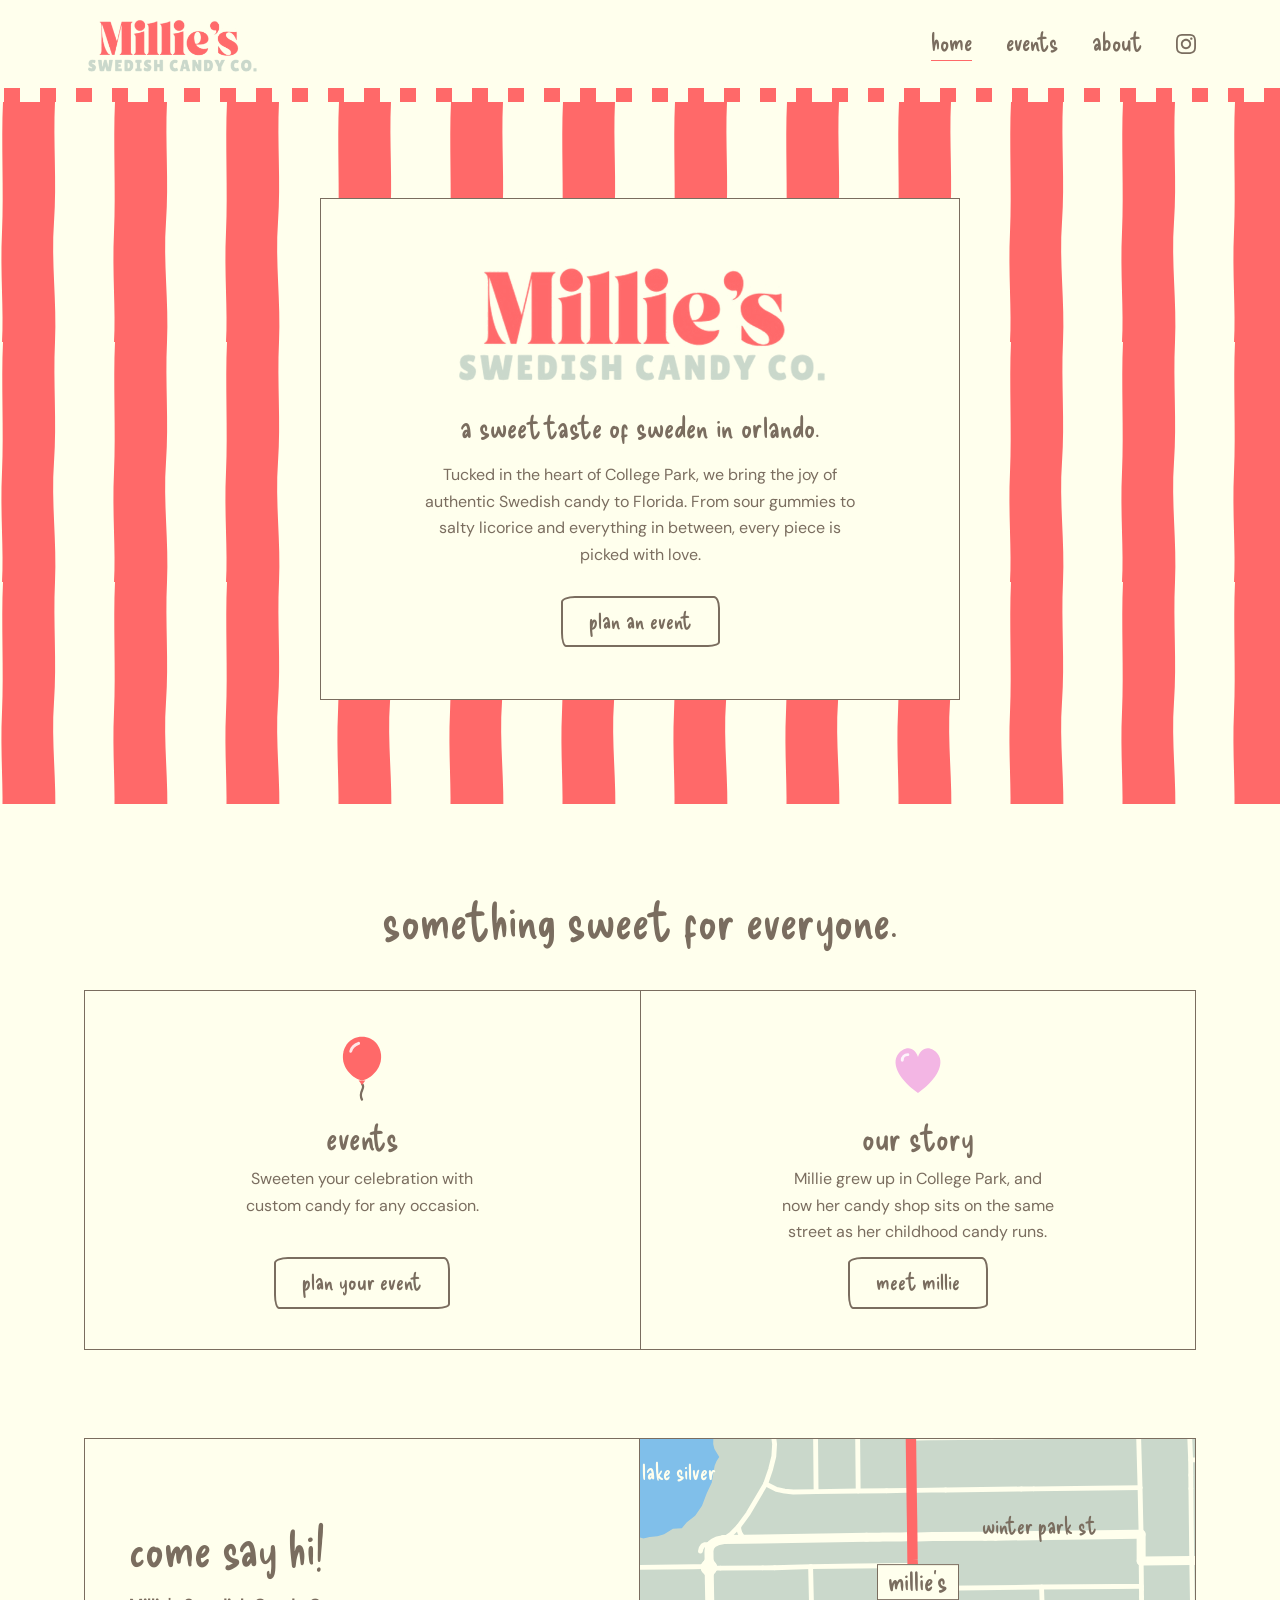
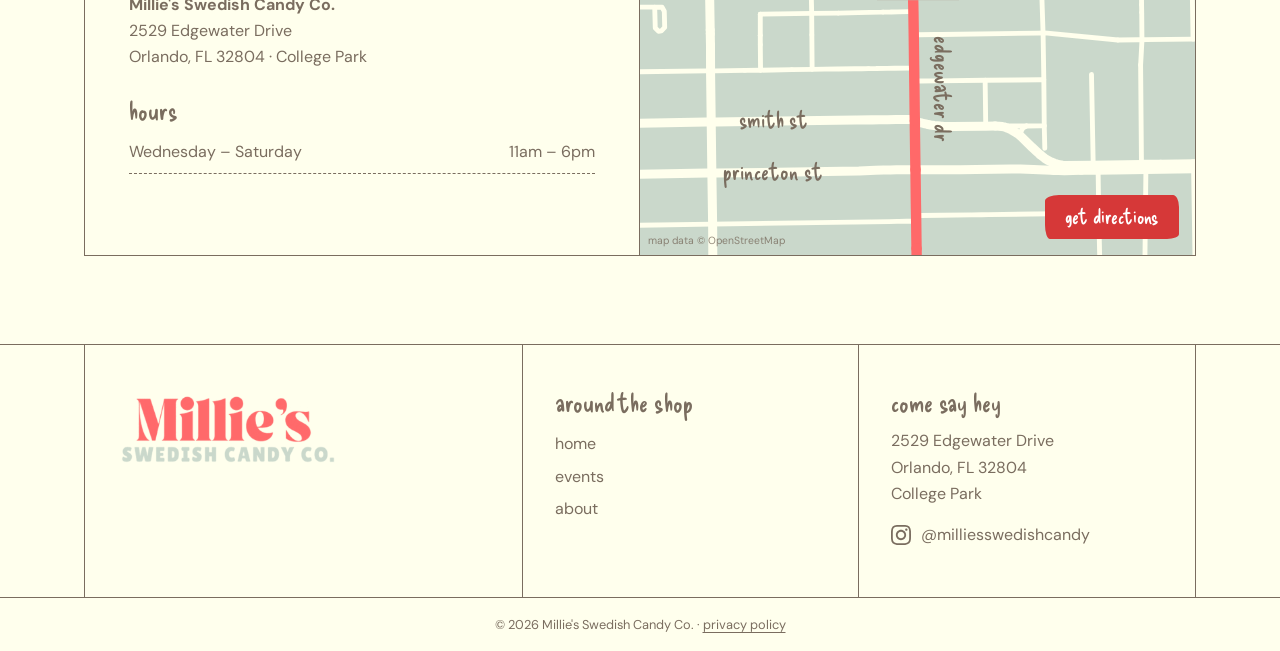
<file: index.html>
<!DOCTYPE html>
<html lang="en">
<head>
  <meta charset="UTF-8">
  <meta name="viewport" content="width=device-width, initial-scale=1.0">
  <title>Millie's Swedish Candy Co. | Swedish Candy in Orlando, FL</title>
  <meta name="description" content="A sweet taste of Sweden in Orlando. Millie's Swedish Candy Co. brings authentic Swedish candy to College Park, Orlando. Visit our shop or plan an event!">
  <meta property="og:type" content="website">
  <meta property="og:title" content="Millie's Swedish Candy Co. | Swedish Candy in Orlando, FL">
  <meta property="og:description" content="A sweet taste of Sweden in Orlando. Millie's Swedish Candy Co. brings authentic Swedish candy to College Park, Orlando. Visit our shop or plan an event!">
  <meta property="og:url" content="https://www.milliescandy.com">
  <meta name="theme-color" content="#FFFFED">

  <link rel="preconnect" href="https://fonts.googleapis.com">
  <link rel="preconnect" href="https://fonts.gstatic.com" crossorigin>
  <link href="https://fonts.googleapis.com/css2?family=DM+Sans:wght@400;500;600&family=Delicious+Handrawn&display=swap" rel="stylesheet">
  <link rel="stylesheet" href="css/styles.css">
</head>
<body>
  <a href="#main-content" class="skip-link">Skip to main content</a>


  <nav class="nav" aria-label="Main navigation">
    <div class="nav__container">
      <a href="index.html" class="nav__logo" aria-label="Millie's Swedish Candy Co. - Home">
        <img src="images/millies-logo.png" alt="Millie's Swedish Candy Co." width="174" height="60">
      </a>

      <ul class="nav__links">
        <li><a href="index.html" class="nav__link active">home</a></li>
        <li><a href="events.html" class="nav__link">events</a></li>
        <li><a href="about.html" class="nav__link">about</a></li>
        <li><a href="https://www.instagram.com/milliesswedishcandy/" target="_blank" rel="noopener noreferrer" class="nav__instagram" aria-label="Follow us on Instagram"><svg viewBox="0 0 24 24" aria-hidden="true"><path d="M12 2.163c3.204 0 3.584.012 4.85.07 3.252.148 4.771 1.691 4.919 4.919.058 1.265.069 1.645.069 4.849 0 3.205-.012 3.584-.069 4.849-.149 3.225-1.664 4.771-4.919 4.919-1.266.058-1.644.07-4.85.07-3.204 0-3.584-.012-4.849-.07-3.26-.149-4.771-1.699-4.919-4.92-.058-1.265-.07-1.644-.07-4.849 0-3.204.013-3.583.07-4.849.149-3.227 1.664-4.771 4.919-4.919 1.266-.057 1.645-.069 4.849-.069zm0-2.163c-3.259 0-3.667.014-4.947.072-4.358.2-6.78 2.618-6.98 6.98-.059 1.281-.073 1.689-.073 4.948 0 3.259.014 3.668.072 4.948.2 4.358 2.618 6.78 6.98 6.98 1.281.058 1.689.072 4.948.072 3.259 0 3.668-.014 4.948-.072 4.354-.2 6.782-2.618 6.979-6.98.059-1.28.073-1.689.073-4.948 0-3.259-.014-3.667-.072-4.947-.196-4.354-2.617-6.78-6.979-6.98-1.281-.059-1.69-.073-4.949-.073zm0 5.838c-3.403 0-6.162 2.759-6.162 6.162s2.759 6.163 6.162 6.163 6.162-2.759 6.162-6.163c0-3.403-2.759-6.162-6.162-6.162zm0 10.162c-2.209 0-4-1.79-4-4 0-2.209 1.791-4 4-4s4 1.791 4 4c0 2.21-1.791 4-4 4zm6.406-11.845c-.796 0-1.441.645-1.441 1.44s.645 1.44 1.441 1.44c.795 0 1.439-.645 1.439-1.44s-.644-1.44-1.439-1.44z"/></svg></a></li>
      </ul>

      <button class="nav__mobile-toggle" aria-label="Toggle menu" aria-expanded="false">
        <span></span><span></span><span></span>
      </button>

      <div class="nav__mobile-menu">
        <a href="index.html" class="nav__mobile-link">home</a>
        <a href="events.html" class="nav__mobile-link">events</a>
        <a href="about.html" class="nav__mobile-link">about</a>
        <a href="https://www.instagram.com/milliesswedishcandy/" target="_blank" rel="noopener noreferrer" class="nav__mobile-link">instagram</a>
      </div>
    </div>
    <div class="trim" aria-hidden="true"></div>
  </nav>

  <main id="main-content">
    <section class="hero stripes--red">
      <div class="container">
        <div class="card" data-animate>
          <h1 class="sr-only">Millie's Swedish Candy Co.</h1>
          <img class="hero__logo" src="images/millies-logo.png" alt="" width="380" height="131">
          <p class="lede">a sweet taste of sweden in orlando.</p>
          <p class="hero__text">Tucked in the heart of College Park, we bring the joy of authentic Swedish candy to Florida. From sour gummies to salty licorice and everything in between, every piece is picked with love.</p>
          <div class="btn-row">
            <a href="events.html" class="btn">plan an event</a>
          </div>
        </div>
      </div>
    </section>

    <section class="section" style="padding-bottom:0">
      <div class="container">
        <div class="section-head" data-animate>
          <h2>something sweet for everyone.</h2>
        </div>
        <div class="ruled ruled--2" data-animate>
          <a href="events.html" class="ruled__cell">
            <svg class="doodle doodle--lg" aria-hidden="true"><use href="#d-balloon"/></svg>
            <h3>events</h3>
            <p>Sweeten your celebration with custom candy for any occasion.</p>
            <span class="btn">plan your event</span>
          </a>
          <a href="about.html" class="ruled__cell">
            <svg class="doodle doodle--lg" aria-hidden="true"><use href="#d-heart"/></svg>
            <h3>our story</h3>
            <p>Millie grew up in College Park, and now her candy shop sits on the same street as her childhood candy runs.</p>
            <span class="btn">meet millie</span>
          </a>
        </div>
      </div>
    </section>


    <section class="section doodle-field">
      <div class="container">
        <div class="visit" data-animate>
          <div class="visit__info">
            <h2>come say hi!</h2>
              <address>
              <strong>Millie's Swedish Candy Co.</strong><br>
              2529 Edgewater Drive<br>
              Orlando, FL 32804 &middot; College Park
            </address>
            <p class="hours__title">hours</p>
            <div class="hours">
              <div class="hours__row"><span>Wednesday &ndash; Saturday</span><span>11am &ndash; 6pm</span></div>
            </div>
          </div>
          <div class="visit__map">
            <div class="map">
              <img src="images/map.svg" alt="Map: Millie's is at 2529 Edgewater Drive in College Park, just north of Princeton Street." width="800" height="600">
              <span class="map__label map__label--v" style="left:54.5%;top:60%">edgewater dr</span>
              <span class="map__label" style="left:24%;top:80%">princeton st</span>
              <span class="map__label" style="left:24%;top:67.5%">smith st</span>
              <span class="map__label" style="left:72%;top:21%">winter park st</span>
              <span class="map__label map__label--water" style="left:7%;top:8%">lake silver</span>
              <span class="map__pin" style="left:50%;top:34.2%">
                <span class="map__pin-name">millie's</span>
              </span>
              <span class="map__credit">map data &copy; OpenStreetMap</span>
            </div>
            <a class="btn btn--red map__btn" href="https://www.google.com/maps/dir/?api=1&amp;destination=2529+Edgewater+Drive,+Orlando,+FL+32804" target="_blank" rel="noopener noreferrer">get directions</a>
          </div>
        </div>
      </div>
    </section>

  </main>

  <footer class="footer">
    <div class="container">
      <div class="footer__grid">
        <div class="footer__cell footer__logo">
          <img src="images/millies-logo.png" alt="Millie's Swedish Candy Co." width="220" height="76">
        </div>
        <div class="footer__cell">
          <p class="footer__title">around the shop</p>
          <nav class="footer__nav" aria-label="Footer navigation">
          <a href="index.html">home</a>
          <a href="events.html">events</a>
          <a href="about.html">about</a>
          </nav>
        </div>
        <div class="footer__cell">
          <p class="footer__title">come say hey</p>
          <address>2529 Edgewater Drive<br>Orlando, FL 32804<br>College Park</address>
          <a href="https://www.instagram.com/milliesswedishcandy/" target="_blank" rel="noopener noreferrer" class="footer__social" aria-label="Follow us on Instagram"><svg viewBox="0 0 24 24" aria-hidden="true"><path d="M12 2.163c3.204 0 3.584.012 4.85.07 3.252.148 4.771 1.691 4.919 4.919.058 1.265.069 1.645.069 4.849 0 3.205-.012 3.584-.069 4.849-.149 3.225-1.664 4.771-4.919 4.919-1.266.058-1.644.07-4.85.07-3.204 0-3.584-.012-4.849-.07-3.26-.149-4.771-1.699-4.919-4.92-.058-1.265-.07-1.644-.07-4.849 0-3.204.013-3.583.07-4.849.149-3.227 1.664-4.771 4.919-4.919 1.266-.057 1.645-.069 4.849-.069zm0-2.163c-3.259 0-3.667.014-4.947.072-4.358.2-6.78 2.618-6.98 6.98-.059 1.281-.073 1.689-.073 4.948 0 3.259.014 3.668.072 4.948.2 4.358 2.618 6.78 6.98 6.98 1.281.058 1.689.072 4.948.072 3.259 0 3.668-.014 4.948-.072 4.354-.2 6.782-2.618 6.979-6.98.059-1.28.073-1.689.073-4.948 0-3.259-.014-3.667-.072-4.947-.196-4.354-2.617-6.78-6.979-6.98-1.281-.059-1.69-.073-4.949-.073zm0 5.838c-3.403 0-6.162 2.759-6.162 6.162s2.759 6.163 6.162 6.163 6.162-2.759 6.162-6.163c0-3.403-2.759-6.162-6.162-6.162zm0 10.162c-2.209 0-4-1.79-4-4 0-2.209 1.791-4 4-4s4 1.791 4 4c0 2.21-1.791 4-4 4zm6.406-11.845c-.796 0-1.441.645-1.441 1.44s.645 1.44 1.441 1.44c.795 0 1.439-.645 1.439-1.44s-.644-1.44-1.439-1.44z"/></svg> @milliesswedishcandy</a>
        </div>
      </div>
    </div>
    <p class="footer__bottom">&copy; <span data-year></span> Millie's Swedish Candy Co. &middot; <a href="privacy.html">privacy policy</a></p>
  </footer>

  <script src="js/doodles.js"></script>
  <script src="js/main.js"></script>
</body>
</html>
</file>
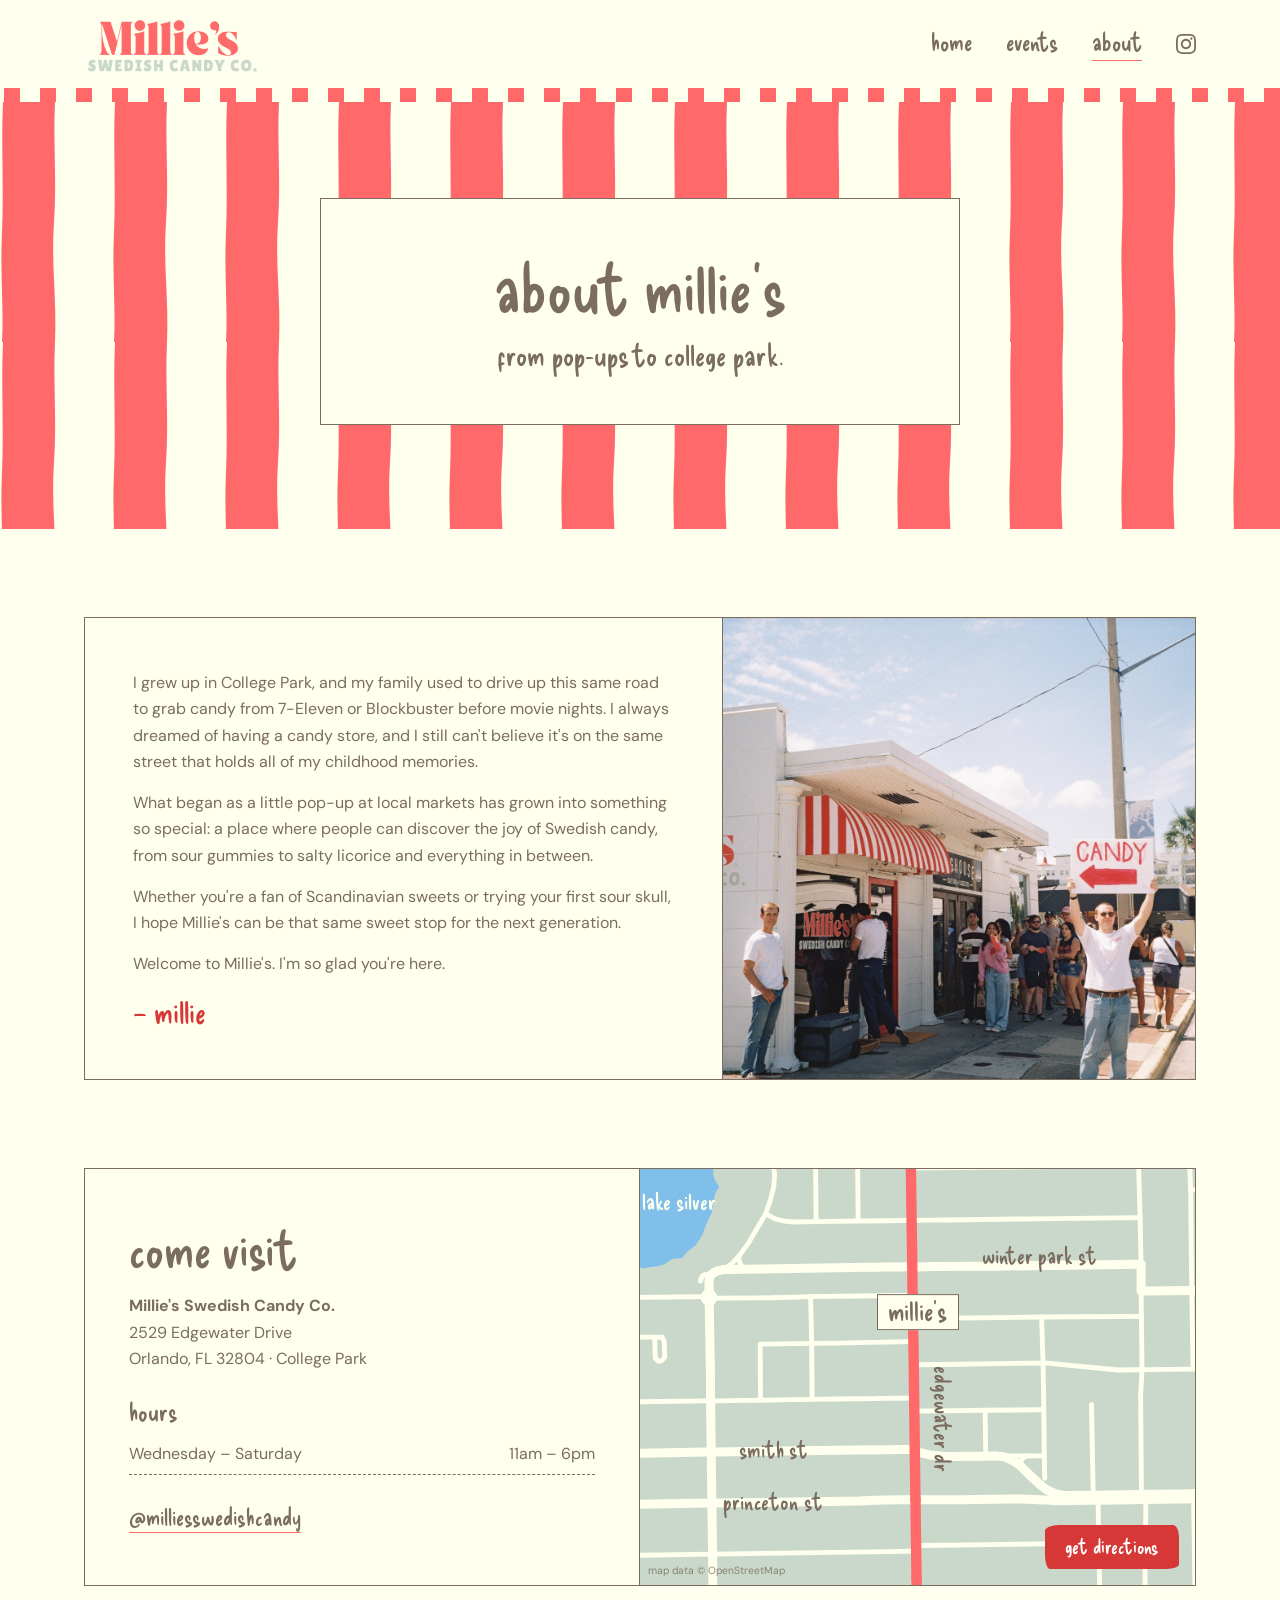
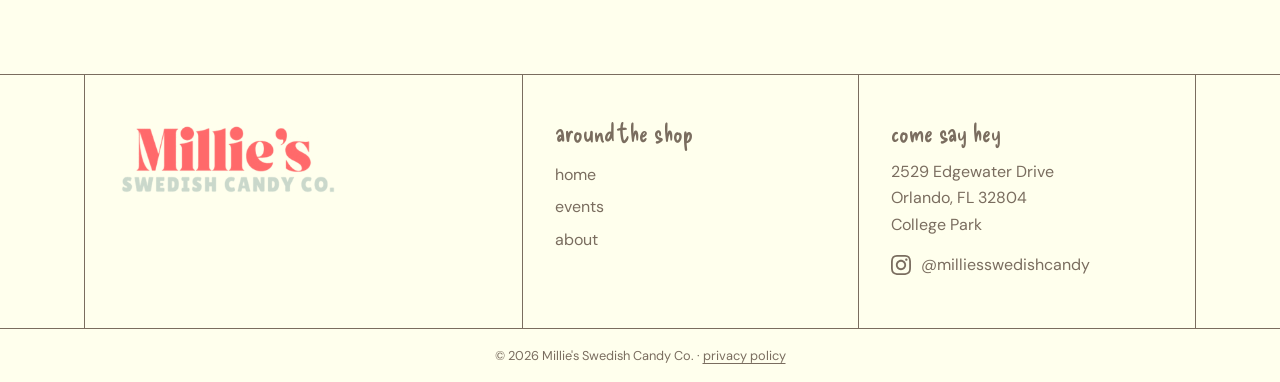
<file: about.html>
<!DOCTYPE html>
<html lang="en">
<head>
  <meta charset="UTF-8">
  <meta name="viewport" content="width=device-width, initial-scale=1.0">
  <title>About | Millie's Swedish Candy Co.</title>
  <meta name="description" content="The story of Millie's Swedish Candy Co., from market pop-ups to a candy shop in College Park, Orlando.">
  <meta property="og:type" content="website">
  <meta property="og:title" content="About | Millie's Swedish Candy Co.">
  <meta property="og:description" content="The story of Millie's Swedish Candy Co., from market pop-ups to a candy shop in College Park, Orlando.">
  <meta property="og:url" content="https://www.milliescandy.com">
  <meta name="theme-color" content="#FFFFED">

  <link rel="preconnect" href="https://fonts.googleapis.com">
  <link rel="preconnect" href="https://fonts.gstatic.com" crossorigin>
  <link href="https://fonts.googleapis.com/css2?family=DM+Sans:wght@400;500;600&family=Delicious+Handrawn&display=swap" rel="stylesheet">
  <link rel="stylesheet" href="css/styles.css">
</head>
<body>
  <a href="#main-content" class="skip-link">Skip to main content</a>


  <nav class="nav" aria-label="Main navigation">
    <div class="nav__container">
      <a href="index.html" class="nav__logo" aria-label="Millie's Swedish Candy Co. - Home">
        <img src="images/millies-logo.png" alt="Millie's Swedish Candy Co." width="174" height="60">
      </a>

      <ul class="nav__links">
        <li><a href="index.html" class="nav__link">home</a></li>
        <li><a href="events.html" class="nav__link">events</a></li>
        <li><a href="about.html" class="nav__link active">about</a></li>
        <li><a href="https://www.instagram.com/milliesswedishcandy/" target="_blank" rel="noopener noreferrer" class="nav__instagram" aria-label="Follow us on Instagram"><svg viewBox="0 0 24 24" aria-hidden="true"><path d="M12 2.163c3.204 0 3.584.012 4.85.07 3.252.148 4.771 1.691 4.919 4.919.058 1.265.069 1.645.069 4.849 0 3.205-.012 3.584-.069 4.849-.149 3.225-1.664 4.771-4.919 4.919-1.266.058-1.644.07-4.85.07-3.204 0-3.584-.012-4.849-.07-3.26-.149-4.771-1.699-4.919-4.92-.058-1.265-.07-1.644-.07-4.849 0-3.204.013-3.583.07-4.849.149-3.227 1.664-4.771 4.919-4.919 1.266-.057 1.645-.069 4.849-.069zm0-2.163c-3.259 0-3.667.014-4.947.072-4.358.2-6.78 2.618-6.98 6.98-.059 1.281-.073 1.689-.073 4.948 0 3.259.014 3.668.072 4.948.2 4.358 2.618 6.78 6.98 6.98 1.281.058 1.689.072 4.948.072 3.259 0 3.668-.014 4.948-.072 4.354-.2 6.782-2.618 6.979-6.98.059-1.28.073-1.689.073-4.948 0-3.259-.014-3.667-.072-4.947-.196-4.354-2.617-6.78-6.979-6.98-1.281-.059-1.69-.073-4.949-.073zm0 5.838c-3.403 0-6.162 2.759-6.162 6.162s2.759 6.163 6.162 6.163 6.162-2.759 6.162-6.163c0-3.403-2.759-6.162-6.162-6.162zm0 10.162c-2.209 0-4-1.79-4-4 0-2.209 1.791-4 4-4s4 1.791 4 4c0 2.21-1.791 4-4 4zm6.406-11.845c-.796 0-1.441.645-1.441 1.44s.645 1.44 1.441 1.44c.795 0 1.439-.645 1.439-1.44s-.644-1.44-1.439-1.44z"/></svg></a></li>
      </ul>

      <button class="nav__mobile-toggle" aria-label="Toggle menu" aria-expanded="false">
        <span></span><span></span><span></span>
      </button>

      <div class="nav__mobile-menu">
        <a href="index.html" class="nav__mobile-link">home</a>
        <a href="events.html" class="nav__mobile-link">events</a>
        <a href="about.html" class="nav__mobile-link">about</a>
        <a href="https://www.instagram.com/milliesswedishcandy/" target="_blank" rel="noopener noreferrer" class="nav__mobile-link">instagram</a>
      </div>
    </div>
    <div class="trim" aria-hidden="true"></div>
  </nav>

  <main id="main-content">
    <section class="hero stripes--red">
      <div class="container">
        <div class="card center" data-animate>
          <h1>about millie's</h1>
          <p class="lede" style="margin-bottom:0">from pop-ups to college park.</p>
        </div>
      </div>
    </section>

    <section class="section" style="padding-bottom:0">
      <div class="container">
        <div class="story" data-animate>
          <div class="story__text">
            <p>I grew up in College Park, and my family used to drive up this same road to grab candy from 7-Eleven or Blockbuster before movie nights. I always dreamed of having a candy store, and I still can't believe it's on the same street that holds all of my childhood memories.</p>
            <p>What began as a little pop-up at local markets has grown into something so special: a place where people can discover the joy of Swedish candy, from sour gummies to salty licorice and everything in between.</p>
            <p>Whether you're a fan of Scandinavian sweets or trying your first sour skull, I hope Millie's can be that same sweet stop for the next generation.</p>
            <p>Welcome to Millie's. I'm so glad you're here.</p>
            <p class="story__sign">&ndash; millie</p>
          </div>
          <div class="story__photo">
            <img src="images/millie-shop.jpg" alt="Millie's Swedish Candy Co. on Edgewater Drive: the striped awning, a line of customers out front, and someone holding a hand-painted CANDY sign pointing to the shop." width="1600" height="1131" loading="lazy">
          </div>
        </div>
      </div>
    </section>

    <section class="section doodle-field">
      <div class="container">
        <div class="visit" data-animate>
          <div class="visit__info">
            <h2>come visit</h2>
              <address>
              <strong>Millie's Swedish Candy Co.</strong><br>
              2529 Edgewater Drive<br>
              Orlando, FL 32804 &middot; College Park
            </address>
            <p class="hours__title">hours</p>
            <div class="hours">
              <div class="hours__row"><span>Wednesday &ndash; Saturday</span><span>11am &ndash; 6pm</span></div>
            </div>
            <a href="https://www.instagram.com/milliesswedishcandy/" target="_blank" rel="noopener noreferrer" class="insta-link">@milliesswedishcandy</a>
          </div>
          <div class="visit__map">
            <div class="map">
              <img src="images/map.svg" alt="Map: Millie's is at 2529 Edgewater Drive in College Park, just north of Princeton Street." width="800" height="600">
              <span class="map__label map__label--v" style="left:54.5%;top:60%">edgewater dr</span>
              <span class="map__label" style="left:24%;top:80%">princeton st</span>
              <span class="map__label" style="left:24%;top:67.5%">smith st</span>
              <span class="map__label" style="left:72%;top:21%">winter park st</span>
              <span class="map__label map__label--water" style="left:7%;top:8%">lake silver</span>
              <span class="map__pin" style="left:50%;top:34.2%">
                <span class="map__pin-name">millie's</span>
              </span>
              <span class="map__credit">map data &copy; OpenStreetMap</span>
            </div>
            <a class="btn btn--red map__btn" href="https://www.google.com/maps/dir/?api=1&amp;destination=2529+Edgewater+Drive,+Orlando,+FL+32804" target="_blank" rel="noopener noreferrer">get directions</a>
          </div>
        </div>
      </div>
    </section>

  </main>

  <footer class="footer">
    <div class="container">
      <div class="footer__grid">
        <div class="footer__cell footer__logo">
          <img src="images/millies-logo.png" alt="Millie's Swedish Candy Co." width="220" height="76">
        </div>
        <div class="footer__cell">
          <p class="footer__title">around the shop</p>
          <nav class="footer__nav" aria-label="Footer navigation">
          <a href="index.html">home</a>
          <a href="events.html">events</a>
          <a href="about.html">about</a>
          </nav>
        </div>
        <div class="footer__cell">
          <p class="footer__title">come say hey</p>
          <address>2529 Edgewater Drive<br>Orlando, FL 32804<br>College Park</address>
          <a href="https://www.instagram.com/milliesswedishcandy/" target="_blank" rel="noopener noreferrer" class="footer__social" aria-label="Follow us on Instagram"><svg viewBox="0 0 24 24" aria-hidden="true"><path d="M12 2.163c3.204 0 3.584.012 4.85.07 3.252.148 4.771 1.691 4.919 4.919.058 1.265.069 1.645.069 4.849 0 3.205-.012 3.584-.069 4.849-.149 3.225-1.664 4.771-4.919 4.919-1.266.058-1.644.07-4.85.07-3.204 0-3.584-.012-4.849-.07-3.26-.149-4.771-1.699-4.919-4.92-.058-1.265-.07-1.644-.07-4.849 0-3.204.013-3.583.07-4.849.149-3.227 1.664-4.771 4.919-4.919 1.266-.057 1.645-.069 4.849-.069zm0-2.163c-3.259 0-3.667.014-4.947.072-4.358.2-6.78 2.618-6.98 6.98-.059 1.281-.073 1.689-.073 4.948 0 3.259.014 3.668.072 4.948.2 4.358 2.618 6.78 6.98 6.98 1.281.058 1.689.072 4.948.072 3.259 0 3.668-.014 4.948-.072 4.354-.2 6.782-2.618 6.979-6.98.059-1.28.073-1.689.073-4.948 0-3.259-.014-3.667-.072-4.947-.196-4.354-2.617-6.78-6.979-6.98-1.281-.059-1.69-.073-4.949-.073zm0 5.838c-3.403 0-6.162 2.759-6.162 6.162s2.759 6.163 6.162 6.163 6.162-2.759 6.162-6.163c0-3.403-2.759-6.162-6.162-6.162zm0 10.162c-2.209 0-4-1.79-4-4 0-2.209 1.791-4 4-4s4 1.791 4 4c0 2.21-1.791 4-4 4zm6.406-11.845c-.796 0-1.441.645-1.441 1.44s.645 1.44 1.441 1.44c.795 0 1.439-.645 1.439-1.44s-.644-1.44-1.439-1.44z"/></svg> @milliesswedishcandy</a>
        </div>
      </div>
    </div>
    <p class="footer__bottom">&copy; <span data-year></span> Millie's Swedish Candy Co. &middot; <a href="privacy.html">privacy policy</a></p>
  </footer>

  <script src="js/doodles.js"></script>
  <script src="js/main.js"></script>
</body>
</html>
</file>
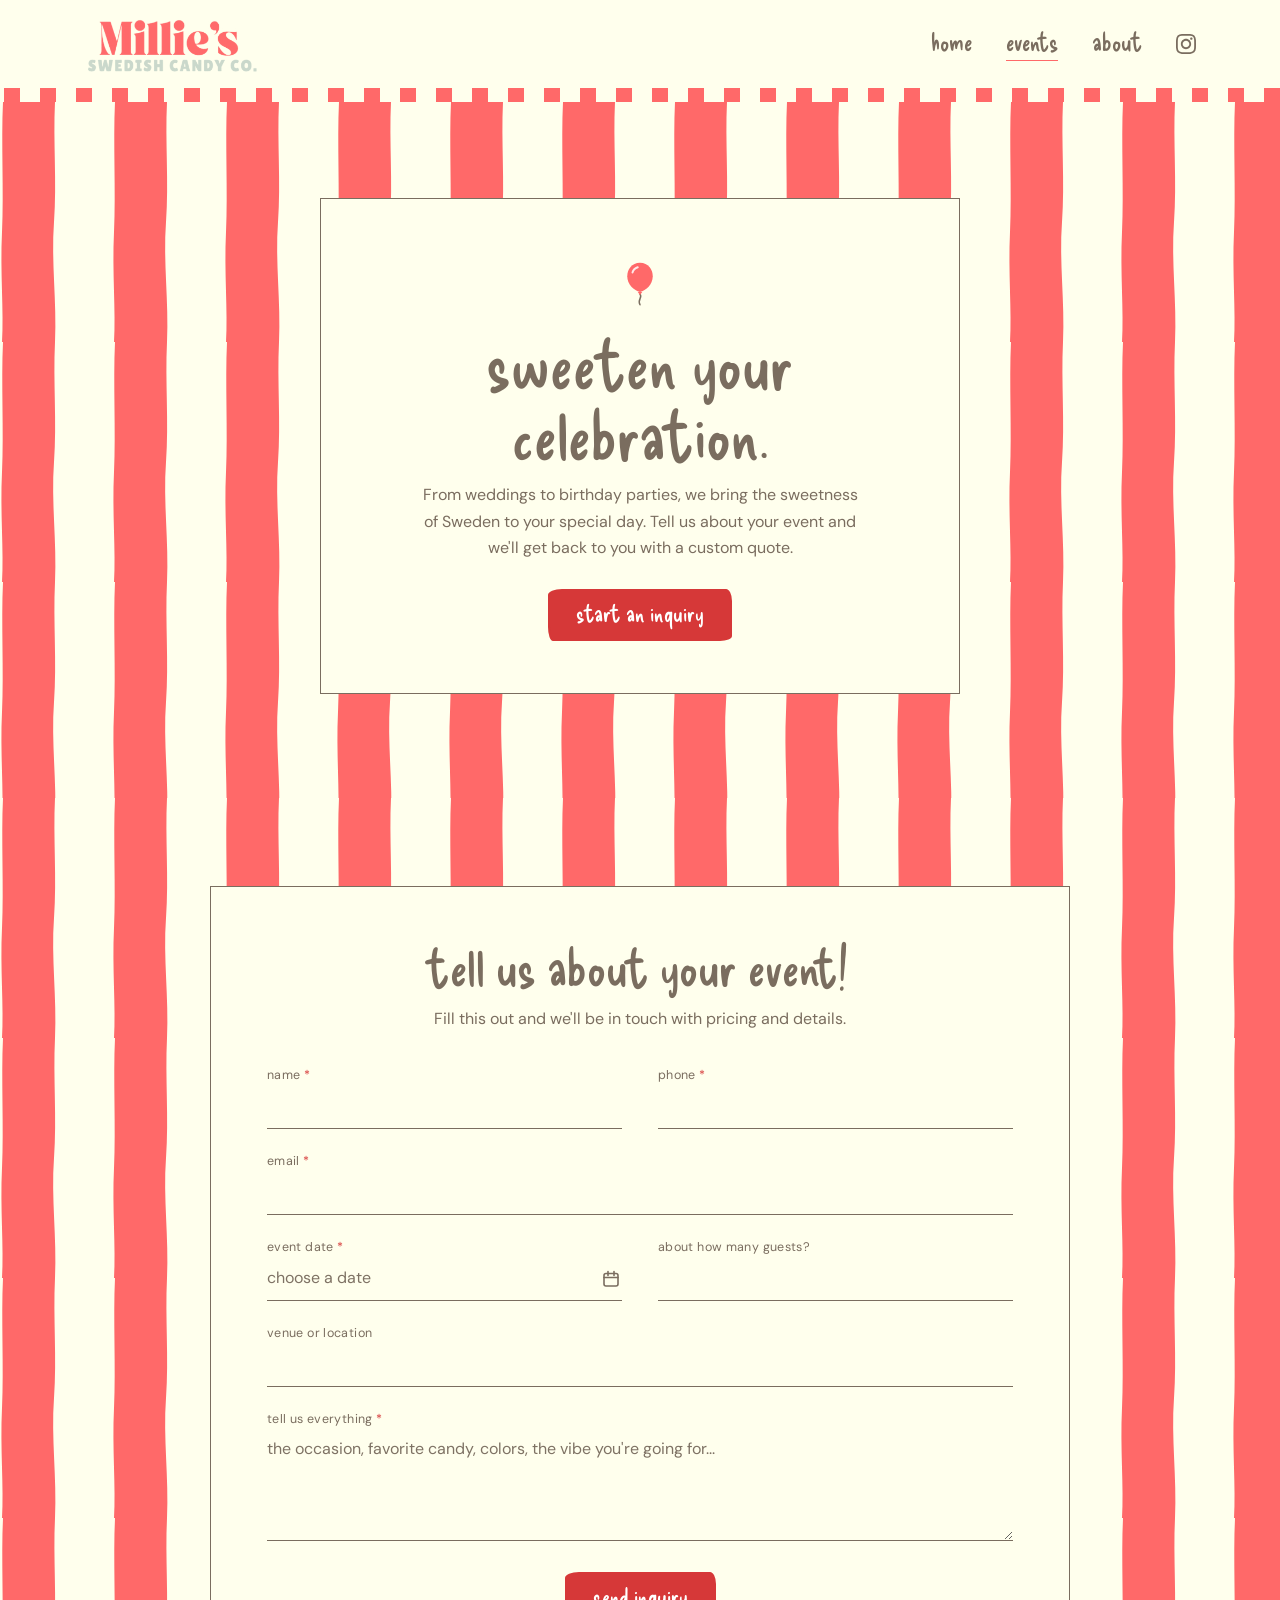
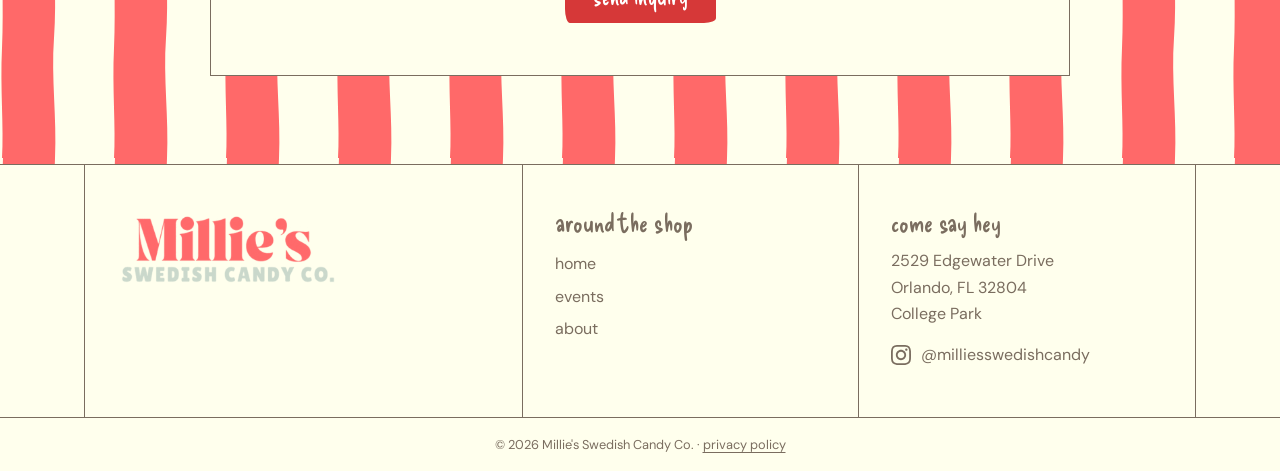
<file: events.html>
<!DOCTYPE html>
<html lang="en">
<head>
  <meta charset="UTF-8">
  <meta name="viewport" content="width=device-width, initial-scale=1.0">
  <title>Events | Millie's Swedish Candy Co.</title>
  <meta name="description" content="Custom Swedish candy for weddings, birthdays, showers and every celebration in Orlando.">
  <meta property="og:type" content="website">
  <meta property="og:title" content="Events | Millie's Swedish Candy Co.">
  <meta property="og:description" content="Custom Swedish candy for weddings, birthdays, showers and every celebration in Orlando.">
  <meta property="og:url" content="https://www.milliescandy.com">
  <meta name="theme-color" content="#FFFFED">

  <link rel="preconnect" href="https://fonts.googleapis.com">
  <link rel="preconnect" href="https://fonts.gstatic.com" crossorigin>
  <link href="https://fonts.googleapis.com/css2?family=DM+Sans:wght@400;500;600&family=Delicious+Handrawn&display=swap" rel="stylesheet">
  <link rel="stylesheet" href="css/styles.css">
</head>
<body>
  <a href="#main-content" class="skip-link">Skip to main content</a>


  <nav class="nav" aria-label="Main navigation">
    <div class="nav__container">
      <a href="index.html" class="nav__logo" aria-label="Millie's Swedish Candy Co. - Home">
        <img src="images/millies-logo.png" alt="Millie's Swedish Candy Co." width="174" height="60">
      </a>

      <ul class="nav__links">
        <li><a href="index.html" class="nav__link">home</a></li>
        <li><a href="events.html" class="nav__link active">events</a></li>
        <li><a href="about.html" class="nav__link">about</a></li>
        <li><a href="https://www.instagram.com/milliesswedishcandy/" target="_blank" rel="noopener noreferrer" class="nav__instagram" aria-label="Follow us on Instagram"><svg viewBox="0 0 24 24" aria-hidden="true"><path d="M12 2.163c3.204 0 3.584.012 4.85.07 3.252.148 4.771 1.691 4.919 4.919.058 1.265.069 1.645.069 4.849 0 3.205-.012 3.584-.069 4.849-.149 3.225-1.664 4.771-4.919 4.919-1.266.058-1.644.07-4.85.07-3.204 0-3.584-.012-4.849-.07-3.26-.149-4.771-1.699-4.919-4.92-.058-1.265-.07-1.644-.07-4.849 0-3.204.013-3.583.07-4.849.149-3.227 1.664-4.771 4.919-4.919 1.266-.057 1.645-.069 4.849-.069zm0-2.163c-3.259 0-3.667.014-4.947.072-4.358.2-6.78 2.618-6.98 6.98-.059 1.281-.073 1.689-.073 4.948 0 3.259.014 3.668.072 4.948.2 4.358 2.618 6.78 6.98 6.98 1.281.058 1.689.072 4.948.072 3.259 0 3.668-.014 4.948-.072 4.354-.2 6.782-2.618 6.979-6.98.059-1.28.073-1.689.073-4.948 0-3.259-.014-3.667-.072-4.947-.196-4.354-2.617-6.78-6.979-6.98-1.281-.059-1.69-.073-4.949-.073zm0 5.838c-3.403 0-6.162 2.759-6.162 6.162s2.759 6.163 6.162 6.163 6.162-2.759 6.162-6.163c0-3.403-2.759-6.162-6.162-6.162zm0 10.162c-2.209 0-4-1.79-4-4 0-2.209 1.791-4 4-4s4 1.791 4 4c0 2.21-1.791 4-4 4zm6.406-11.845c-.796 0-1.441.645-1.441 1.44s.645 1.44 1.441 1.44c.795 0 1.439-.645 1.439-1.44s-.644-1.44-1.439-1.44z"/></svg></a></li>
      </ul>

      <button class="nav__mobile-toggle" aria-label="Toggle menu" aria-expanded="false">
        <span></span><span></span><span></span>
      </button>

      <div class="nav__mobile-menu">
        <a href="index.html" class="nav__mobile-link">home</a>
        <a href="events.html" class="nav__mobile-link">events</a>
        <a href="about.html" class="nav__mobile-link">about</a>
        <a href="https://www.instagram.com/milliesswedishcandy/" target="_blank" rel="noopener noreferrer" class="nav__mobile-link">instagram</a>
      </div>
    </div>
    <div class="trim" aria-hidden="true"></div>
  </nav>

  <main id="main-content">
    <section class="hero stripes--red">
      <div class="container">
        <div class="card center" data-animate>
          <div class="doodle-row" aria-hidden="true"><svg class="doodle " aria-hidden="true"><use href="#d-balloon"/></svg></div>
          <h1>sweeten your celebration.</h1>
          <p class="hero__text">From weddings to birthday parties, we bring the sweetness of Sweden to your special day. Tell us about your event and we'll get back to you with a custom quote.</p>
          <div class="btn-row"><a href="#inquiry" class="btn btn--red">start an inquiry</a></div>
        </div>
      </div>
    </section>

    <section class="section stripes--red" id="inquiry">
      <div class="container">
        <div class="card card--wide" data-animate>
          <div class="center">
            <h2>tell us about your event!</h2>
            <p class="hero__text">Fill this out and we'll be in touch with pricing and details.</p>
          </div>

          <div class="form" style="margin-top:32px">
            <!-- Sends to Millie's Google Apps Script (see README "Setting Up Forms") -->
            <form action="https://script.google.com/macros/s/AKfycbziNqA82OEr3mvSJCGEtQ73jn4nPVyG4BreOsHgFC0KN9WE0pPxdbXOrZ0ms3HWOgZQ/exec" method="POST" novalidate data-form="events" aria-label="Event inquiry form">
            <input type="hidden" name="form" value="events">
            <div class="form__hp" aria-hidden="true">
              <label for="website">leave this empty</label>
              <input type="text" id="website" name="website" tabindex="-1" autocomplete="off">
            </div>

            <div class="form__row">
              <div class="form__group">
                <label for="name" class="form__label form__label--required">name</label>
                <input type="text" id="name" data-error="please add your name" name="name" class="form__input" required autocomplete="name">
              </div>
              <div class="form__group">
                <label for="phone" class="form__label form__label--required">phone</label>
                <input type="tel" id="phone" data-error="please add your phone number" name="phone" class="form__input" required autocomplete="tel">
              </div>
            </div>
            <div class="form__group">
              <label for="email" class="form__label form__label--required">email</label>
              <input type="email" id="email" data-error="please add your email" name="email" class="form__input" required autocomplete="email">
            </div>
            <div class="form__row">
              <div class="form__group">
                <label for="event-date" class="form__label form__label--required">event date</label>
                <input type="date" id="event-date" data-error="please choose your event date" name="event_date" class="form__input" required>
              </div>
              <div class="form__group">
                <label for="guest-count" class="form__label">about how many guests?</label>
                <input type="text" inputmode="numeric" id="guest-count" name="guest_count" class="form__input" autocomplete="off">
              </div>
            </div>
            <div class="form__group">
              <label for="venue" class="form__label">venue or location</label>
              <input type="text" id="venue" name="venue" class="form__input" autocomplete="off">
            </div>
            <div class="form__group">
              <label for="event-details" class="form__label form__label--required">tell us everything</label>
              <textarea id="event-details" data-error="please tell us a little about your event" name="event_details" class="form__textarea" required placeholder="the occasion, favorite candy, colors, the vibe you're going for..."></textarea>
            </div>
            <button type="submit" class="btn btn--red form__submit">send inquiry</button>
            </form>

            <div class="form__success" role="alert">
              <svg class="doodle doodle--lg doodle--red" aria-hidden="true"><use href="#d-heart"/></svg>
              <h3>thanks for reaching out!</h3>
              <p>We'll be in touch soon with pricing and details. We can't wait to sweeten your celebration!</p>
            </div>
          </div>
        </div>
      </div>
    </section>

  </main>

  <footer class="footer">
    <div class="container">
      <div class="footer__grid">
        <div class="footer__cell footer__logo">
          <img src="images/millies-logo.png" alt="Millie's Swedish Candy Co." width="220" height="76">
        </div>
        <div class="footer__cell">
          <p class="footer__title">around the shop</p>
          <nav class="footer__nav" aria-label="Footer navigation">
          <a href="index.html">home</a>
          <a href="events.html">events</a>
          <a href="about.html">about</a>
          </nav>
        </div>
        <div class="footer__cell">
          <p class="footer__title">come say hey</p>
          <address>2529 Edgewater Drive<br>Orlando, FL 32804<br>College Park</address>
          <a href="https://www.instagram.com/milliesswedishcandy/" target="_blank" rel="noopener noreferrer" class="footer__social" aria-label="Follow us on Instagram"><svg viewBox="0 0 24 24" aria-hidden="true"><path d="M12 2.163c3.204 0 3.584.012 4.85.07 3.252.148 4.771 1.691 4.919 4.919.058 1.265.069 1.645.069 4.849 0 3.205-.012 3.584-.069 4.849-.149 3.225-1.664 4.771-4.919 4.919-1.266.058-1.644.07-4.85.07-3.204 0-3.584-.012-4.849-.07-3.26-.149-4.771-1.699-4.919-4.92-.058-1.265-.07-1.644-.07-4.849 0-3.204.013-3.583.07-4.849.149-3.227 1.664-4.771 4.919-4.919 1.266-.057 1.645-.069 4.849-.069zm0-2.163c-3.259 0-3.667.014-4.947.072-4.358.2-6.78 2.618-6.98 6.98-.059 1.281-.073 1.689-.073 4.948 0 3.259.014 3.668.072 4.948.2 4.358 2.618 6.78 6.98 6.98 1.281.058 1.689.072 4.948.072 3.259 0 3.668-.014 4.948-.072 4.354-.2 6.782-2.618 6.979-6.98.059-1.28.073-1.689.073-4.948 0-3.259-.014-3.667-.072-4.947-.196-4.354-2.617-6.78-6.979-6.98-1.281-.059-1.69-.073-4.949-.073zm0 5.838c-3.403 0-6.162 2.759-6.162 6.162s2.759 6.163 6.162 6.163 6.162-2.759 6.162-6.163c0-3.403-2.759-6.162-6.162-6.162zm0 10.162c-2.209 0-4-1.79-4-4 0-2.209 1.791-4 4-4s4 1.791 4 4c0 2.21-1.791 4-4 4zm6.406-11.845c-.796 0-1.441.645-1.441 1.44s.645 1.44 1.441 1.44c.795 0 1.439-.645 1.439-1.44s-.644-1.44-1.439-1.44z"/></svg> @milliesswedishcandy</a>
        </div>
      </div>
    </div>
    <p class="footer__bottom">&copy; <span data-year></span> Millie's Swedish Candy Co. &middot; <a href="privacy.html">privacy policy</a></p>
  </footer>

  <script src="js/doodles.js"></script>
  <script src="js/pickers.js"></script>
  <script src="js/main.js"></script>
</body>
</html>
</file>
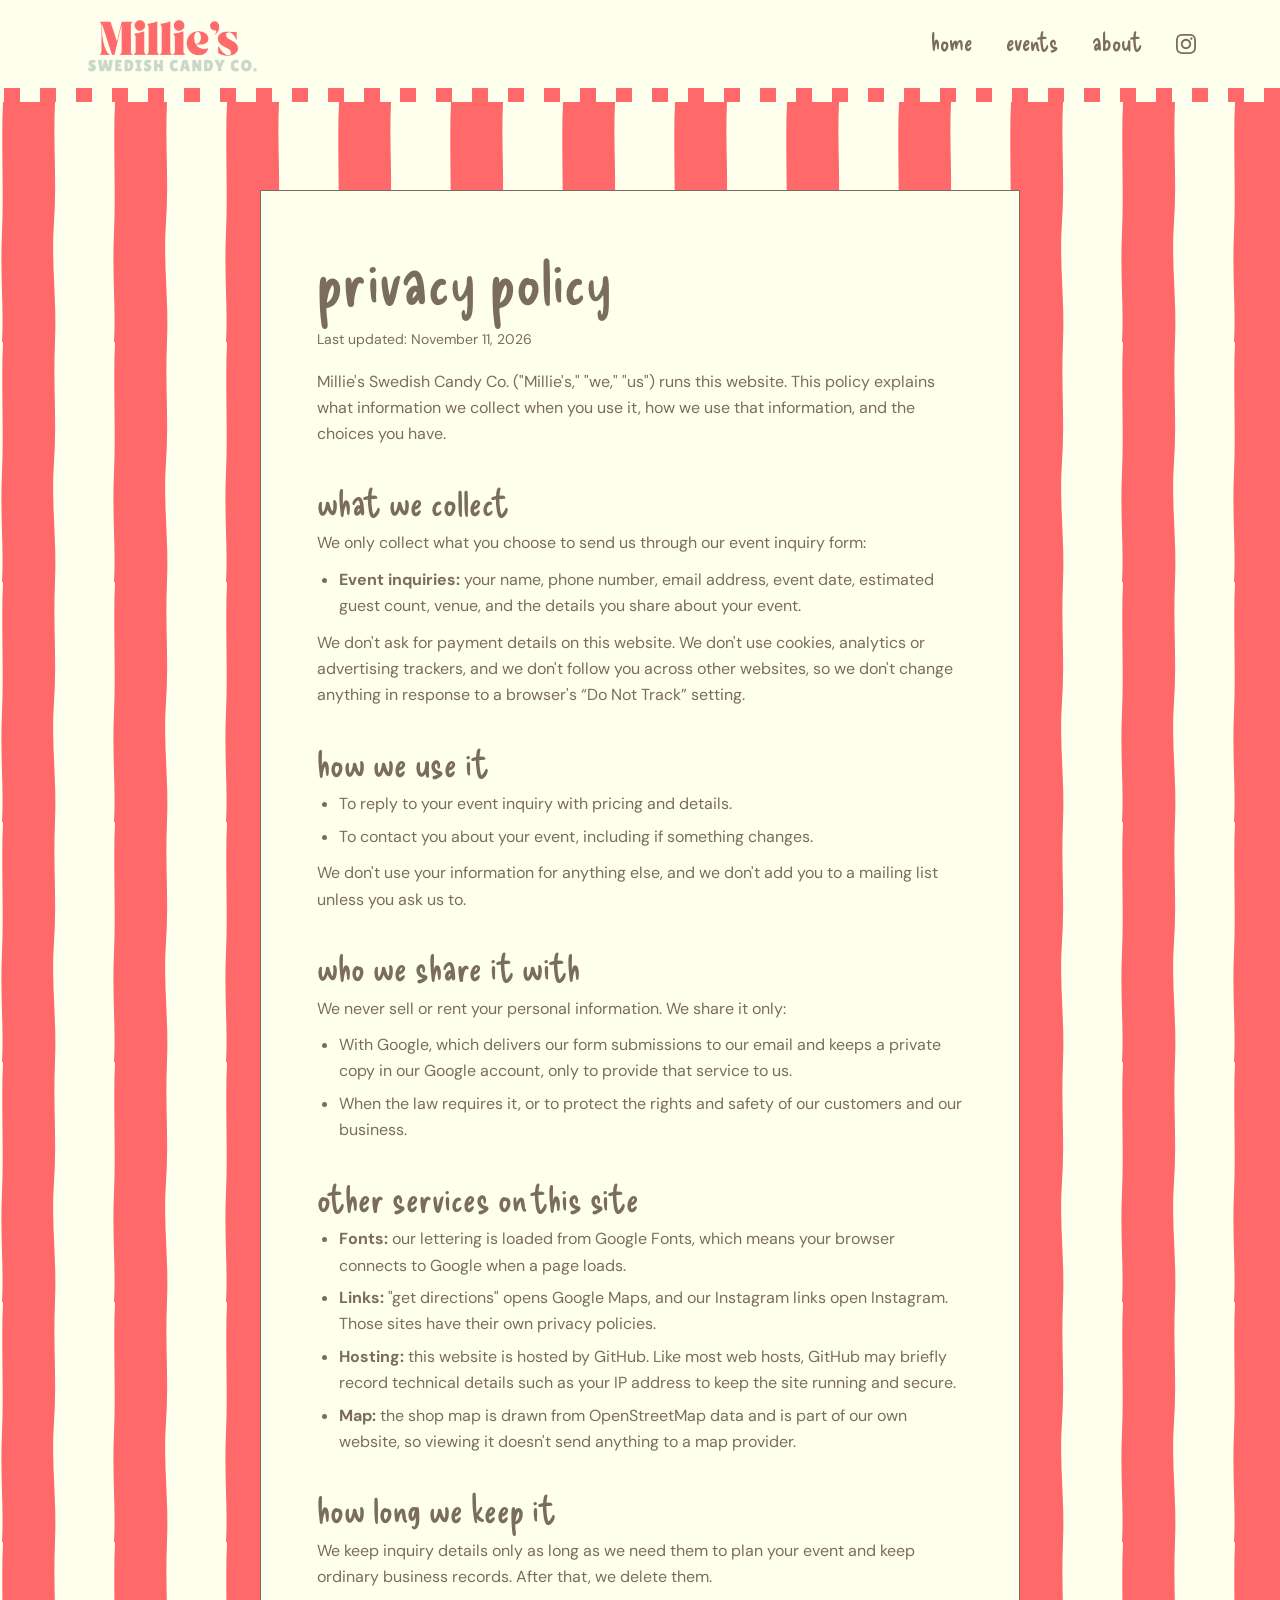
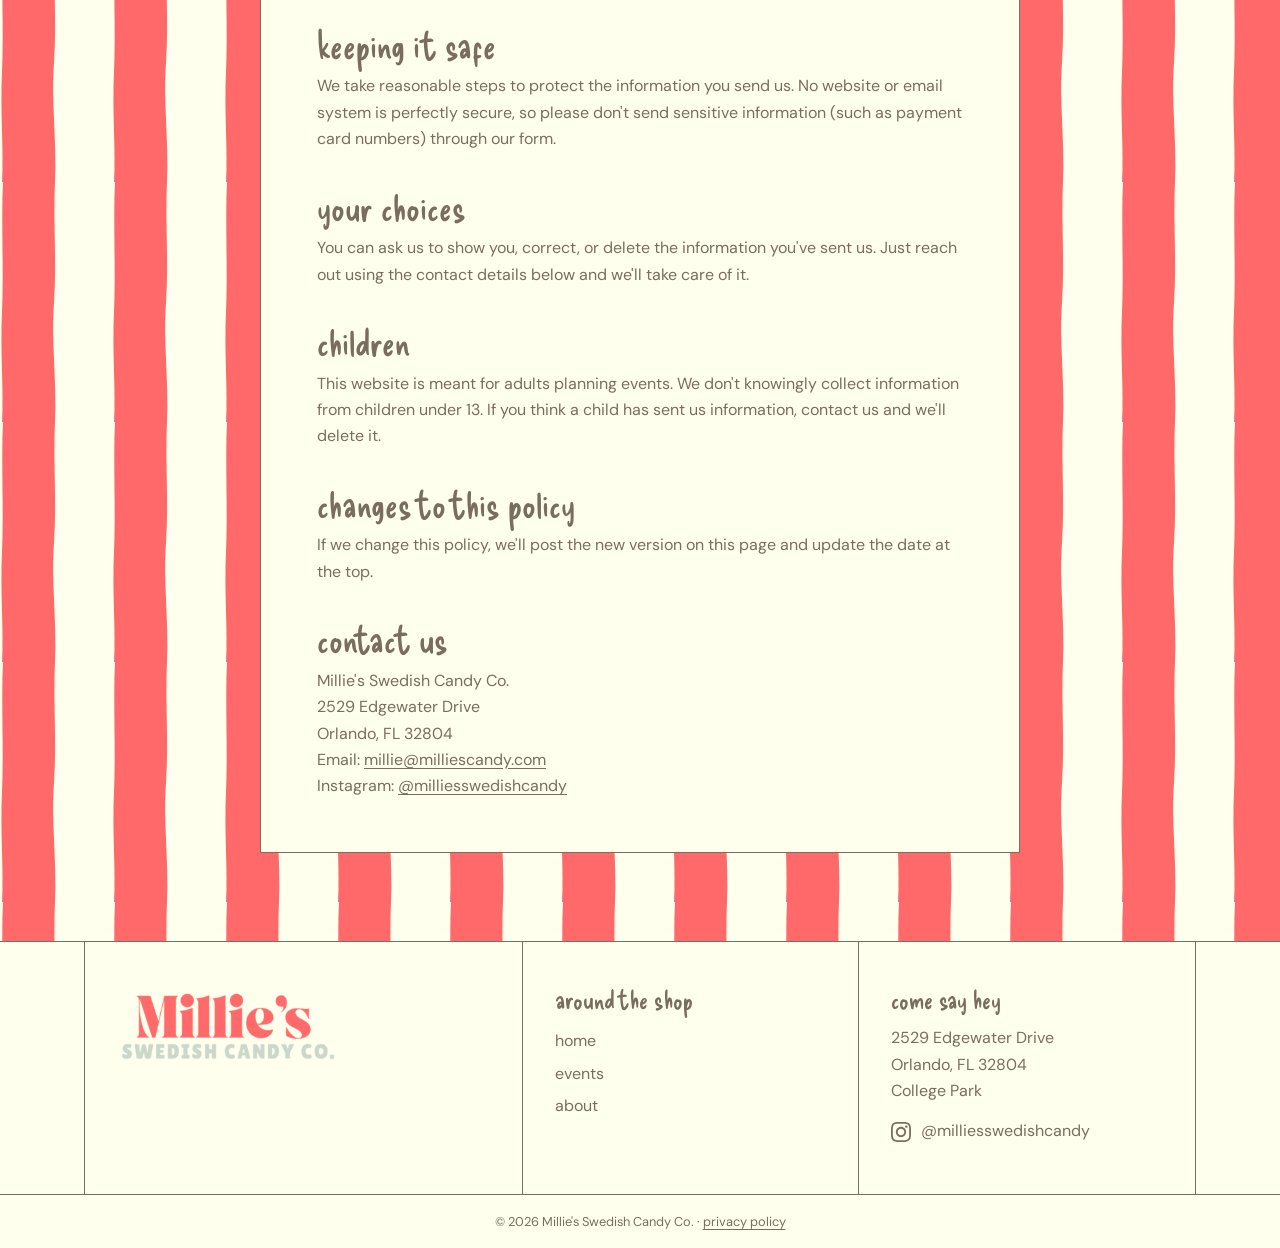
<file: privacy.html>
<!DOCTYPE html>
<html lang="en">
<head>
  <meta charset="UTF-8">
  <meta name="viewport" content="width=device-width, initial-scale=1.0">
  <title>Privacy Policy | Millie's Swedish Candy Co.</title>
  <meta name="description" content="How Millie\'s Swedish Candy Co. collects, uses and protects the information you share through this website.">
  <meta property="og:type" content="website">
  <meta property="og:title" content="Privacy Policy | Millie's Swedish Candy Co.">
  <meta property="og:description" content="How Millie\'s Swedish Candy Co. collects, uses and protects the information you share through this website.">
  <meta property="og:url" content="https://www.milliescandy.com">
  <meta name="theme-color" content="#FFFFED">

  <link rel="preconnect" href="https://fonts.googleapis.com">
  <link rel="preconnect" href="https://fonts.gstatic.com" crossorigin>
  <link href="https://fonts.googleapis.com/css2?family=DM+Sans:wght@400;500;600&family=Delicious+Handrawn&display=swap" rel="stylesheet">
  <link rel="stylesheet" href="css/styles.css">
</head>
<body>
  <a href="#main-content" class="skip-link">Skip to main content</a>


  <nav class="nav" aria-label="Main navigation">
    <div class="nav__container">
      <a href="index.html" class="nav__logo" aria-label="Millie's Swedish Candy Co. - Home">
        <img src="images/millies-logo.png" alt="Millie's Swedish Candy Co." width="174" height="60">
      </a>

      <ul class="nav__links">
        <li><a href="index.html" class="nav__link">home</a></li>
        <li><a href="events.html" class="nav__link">events</a></li>
        <li><a href="about.html" class="nav__link">about</a></li>
        <li><a href="https://www.instagram.com/milliesswedishcandy/" target="_blank" rel="noopener noreferrer" class="nav__instagram" aria-label="Follow us on Instagram"><svg viewBox="0 0 24 24" aria-hidden="true"><path d="M12 2.163c3.204 0 3.584.012 4.85.07 3.252.148 4.771 1.691 4.919 4.919.058 1.265.069 1.645.069 4.849 0 3.205-.012 3.584-.069 4.849-.149 3.225-1.664 4.771-4.919 4.919-1.266.058-1.644.07-4.85.07-3.204 0-3.584-.012-4.849-.07-3.26-.149-4.771-1.699-4.919-4.92-.058-1.265-.07-1.644-.07-4.849 0-3.204.013-3.583.07-4.849.149-3.227 1.664-4.771 4.919-4.919 1.266-.057 1.645-.069 4.849-.069zm0-2.163c-3.259 0-3.667.014-4.947.072-4.358.2-6.78 2.618-6.98 6.98-.059 1.281-.073 1.689-.073 4.948 0 3.259.014 3.668.072 4.948.2 4.358 2.618 6.78 6.98 6.98 1.281.058 1.689.072 4.948.072 3.259 0 3.668-.014 4.948-.072 4.354-.2 6.782-2.618 6.979-6.98.059-1.28.073-1.689.073-4.948 0-3.259-.014-3.667-.072-4.947-.196-4.354-2.617-6.78-6.979-6.98-1.281-.059-1.69-.073-4.949-.073zm0 5.838c-3.403 0-6.162 2.759-6.162 6.162s2.759 6.163 6.162 6.163 6.162-2.759 6.162-6.163c0-3.403-2.759-6.162-6.162-6.162zm0 10.162c-2.209 0-4-1.79-4-4 0-2.209 1.791-4 4-4s4 1.791 4 4c0 2.21-1.791 4-4 4zm6.406-11.845c-.796 0-1.441.645-1.441 1.44s.645 1.44 1.441 1.44c.795 0 1.439-.645 1.439-1.44s-.644-1.44-1.439-1.44z"/></svg></a></li>
      </ul>

      <button class="nav__mobile-toggle" aria-label="Toggle menu" aria-expanded="false">
        <span></span><span></span><span></span>
      </button>

      <div class="nav__mobile-menu">
        <a href="index.html" class="nav__mobile-link">home</a>
        <a href="events.html" class="nav__mobile-link">events</a>
        <a href="about.html" class="nav__mobile-link">about</a>
        <a href="https://www.instagram.com/milliesswedishcandy/" target="_blank" rel="noopener noreferrer" class="nav__mobile-link">instagram</a>
      </div>
    </div>
    <div class="trim" aria-hidden="true"></div>
  </nav>

  <main id="main-content">
    <section class="section stripes--red">
      <div class="container">
        <div class="policy" data-animate>
          <h1>privacy policy</h1>
          <p class="small">Last updated: November 11, 2026</p>

          <p style="margin-top:18px">Millie's Swedish Candy Co. ("Millie's," "we," "us") runs this website. This policy explains what information we collect when you use it, how we use that information, and the choices you have.</p>

          <h2>what we collect</h2>
          <p>We only collect what you choose to send us through our event inquiry form:</p>
          <ul>
            <li><strong>Event inquiries:</strong> your name, phone number, email address, event date, estimated guest count, venue, and the details you share about your event.</li>
          </ul>
          <p>We don't ask for payment details on this website. We don't use cookies, analytics or advertising trackers, and we don't follow you across other websites, so we don't change anything in response to a browser's &ldquo;Do Not Track&rdquo; setting.</p>

          <h2>how we use it</h2>
          <ul>
            <li>To reply to your event inquiry with pricing and details.</li>
            <li>To contact you about your event, including if something changes.</li>
          </ul>
          <p>We don't use your information for anything else, and we don't add you to a mailing list unless you ask us to.</p>

          <h2>who we share it with</h2>
          <p>We never sell or rent your personal information. We share it only:</p>
          <ul>
            <li>With Google, which delivers our form submissions to our email and keeps a private copy in our Google account, only to provide that service to us.</li>
            <li>When the law requires it, or to protect the rights and safety of our customers and our business.</li>
          </ul>

          <h2>other services on this site</h2>
          <ul>
            <li><strong>Fonts:</strong> our lettering is loaded from Google Fonts, which means your browser connects to Google when a page loads.</li>
            <li><strong>Links:</strong> "get directions" opens Google Maps, and our Instagram links open Instagram. Those sites have their own privacy policies.</li>
            <li><strong>Hosting:</strong> this website is hosted by GitHub. Like most web hosts, GitHub may briefly record technical details such as your IP address to keep the site running and secure.</li>
            <li><strong>Map:</strong> the shop map is drawn from OpenStreetMap data and is part of our own website, so viewing it doesn't send anything to a map provider.</li>
          </ul>

          <h2>how long we keep it</h2>
          <p>We keep inquiry details only as long as we need them to plan your event and keep ordinary business records. After that, we delete them.</p>

          <h2>keeping it safe</h2>
          <p>We take reasonable steps to protect the information you send us. No website or email system is perfectly secure, so please don't send sensitive information (such as payment card numbers) through our form.</p>

          <h2>your choices</h2>
          <p>You can ask us to show you, correct, or delete the information you've sent us. Just reach out using the contact details below and we'll take care of it.</p>

          <h2>children</h2>
          <p>This website is meant for adults planning events. We don't knowingly collect information from children under 13. If you think a child has sent us information, contact us and we'll delete it.</p>

          <h2>changes to this policy</h2>
          <p>If we change this policy, we'll post the new version on this page and update the date at the top.</p>

          <h2>contact us</h2>
          <p>Millie's Swedish Candy Co.<br>
          2529 Edgewater Drive<br>
          Orlando, FL 32804<br>
          Email: <a href="mailto:millie@milliescandy.com">millie@milliescandy.com</a><br>
          Instagram: <a href="https://www.instagram.com/milliesswedishcandy/" target="_blank" rel="noopener noreferrer">@milliesswedishcandy</a></p>
        </div>
      </div>
    </section>
  </main>

  <footer class="footer">
    <div class="container">
      <div class="footer__grid">
        <div class="footer__cell footer__logo">
          <img src="images/millies-logo.png" alt="Millie's Swedish Candy Co." width="220" height="76">
        </div>
        <div class="footer__cell">
          <p class="footer__title">around the shop</p>
          <nav class="footer__nav" aria-label="Footer navigation">
          <a href="index.html">home</a>
          <a href="events.html">events</a>
          <a href="about.html">about</a>
          </nav>
        </div>
        <div class="footer__cell">
          <p class="footer__title">come say hey</p>
          <address>2529 Edgewater Drive<br>Orlando, FL 32804<br>College Park</address>
          <a href="https://www.instagram.com/milliesswedishcandy/" target="_blank" rel="noopener noreferrer" class="footer__social" aria-label="Follow us on Instagram"><svg viewBox="0 0 24 24" aria-hidden="true"><path d="M12 2.163c3.204 0 3.584.012 4.85.07 3.252.148 4.771 1.691 4.919 4.919.058 1.265.069 1.645.069 4.849 0 3.205-.012 3.584-.069 4.849-.149 3.225-1.664 4.771-4.919 4.919-1.266.058-1.644.07-4.85.07-3.204 0-3.584-.012-4.849-.07-3.26-.149-4.771-1.699-4.919-4.92-.058-1.265-.07-1.644-.07-4.849 0-3.204.013-3.583.07-4.849.149-3.227 1.664-4.771 4.919-4.919 1.266-.057 1.645-.069 4.849-.069zm0-2.163c-3.259 0-3.667.014-4.947.072-4.358.2-6.78 2.618-6.98 6.98-.059 1.281-.073 1.689-.073 4.948 0 3.259.014 3.668.072 4.948.2 4.358 2.618 6.78 6.98 6.98 1.281.058 1.689.072 4.948.072 3.259 0 3.668-.014 4.948-.072 4.354-.2 6.782-2.618 6.979-6.98.059-1.28.073-1.689.073-4.948 0-3.259-.014-3.667-.072-4.947-.196-4.354-2.617-6.78-6.979-6.98-1.281-.059-1.69-.073-4.949-.073zm0 5.838c-3.403 0-6.162 2.759-6.162 6.162s2.759 6.163 6.162 6.163 6.162-2.759 6.162-6.163c0-3.403-2.759-6.162-6.162-6.162zm0 10.162c-2.209 0-4-1.79-4-4 0-2.209 1.791-4 4-4s4 1.791 4 4c0 2.21-1.791 4-4 4zm6.406-11.845c-.796 0-1.441.645-1.441 1.44s.645 1.44 1.441 1.44c.795 0 1.439-.645 1.439-1.44s-.644-1.44-1.439-1.44z"/></svg> @milliesswedishcandy</a>
        </div>
      </div>
    </div>
    <p class="footer__bottom">&copy; <span data-year></span> Millie's Swedish Candy Co. &middot; <a href="privacy.html">privacy policy</a></p>
  </footer>

  <script src="js/doodles.js"></script>
  <script src="js/main.js"></script>
</body>
</html>
</file>
<file: css/styles.css>
/* ================================================
   MILLIE'S SWEDISH CANDY CO. - Stylesheet
   Look: hand-drawn, flat colour, striped candy-shop
   (inspired by the Tingle & Tots brand board).

   Millie's colours:
   - Red:   #FF6969  (the "Millie's" in the logo)
   - Mint:  #CAD8CB  (the "Swedish Candy Co." in the logo)
   - Cream: #FFFFED
   Supporting:
   - Brown: #7A6D5F  (the chocolate brown in the shop mural:
                       text, rules, footer)
   Logo blue: #CAD8CB (Millie's hex, "Swedish Candy Co.")
   Accessibility (WCAG 2.2 AA, 4.5:1 for text):
   - Button red: #D63838  a deeper red used only where red sits
                          behind or forms words (buttons, chosen
                          date/time, signature, required *).
                          Stripes, trim and doodles keep #FF6969.
   - Hint text:  #7E7264  placeholders ("choose a date")

   No gradients anywhere: every stripe and trim is a
   flat-colour SVG tile.
   ================================================ */

:root {
  --red: #FF6969;
  --red-deep: #D63838;
  --hint: #7E7264;
  --mint: #CAD8CB;
  --cream: #FFFFED;
  --ink: #7A6D5F;
  --ink-soft: #7A6D5F;
  --white: #FFFFFF;

  --font-hand: 'Delicious Handrawn', 'Comic Sans MS', cursive;
  --font-body: 'DM Sans', system-ui, sans-serif;

  --gutter: 24px;
  --max: 1160px;
  --line: 1.5px solid var(--ink);

  /* Hand-drawn stripes (flat SVG tiles, no gradients) */
  --stripes-mint: url("data:image/svg+xml,%3Csvg xmlns='http://www.w3.org/2000/svg' width='112' height='240'%3E%3Crect width='112' height='240' fill='%23FFFFED'/%3E%3Cpath d='M3 0h52c-2 40 2 80-1 120s3 80 1 120H2c2-30-2-70 0-110S1 40 3 0z' fill='%23CAD8CB'/%3E%3C/svg%3E");
  --stripes-red: url("data:image/svg+xml,%3Csvg xmlns='http://www.w3.org/2000/svg' width='112' height='240'%3E%3Crect width='112' height='240' fill='%23FFFFED'/%3E%3Cpath d='M3 0h52c-2 40 2 80-1 120s3 80 1 120H2c2-30-2-70 0-110S1 40 3 0z' fill='%23FF6969'/%3E%3C/svg%3E");
  --stripes-mint-red: url("data:image/svg+xml,%3Csvg xmlns='http://www.w3.org/2000/svg' width='112' height='240'%3E%3Crect width='112' height='240' fill='%23CAD8CB'/%3E%3Cpath d='M3 0h30c-2 40 2 80-1 120s3 80 1 120H2c2-30-2-70 0-110S1 40 3 0z' fill='%23FF6969'/%3E%3C/svg%3E");
  --trim: url("data:image/svg+xml,%3Csvg xmlns='http://www.w3.org/2000/svg' width='36' height='14'%3E%3Crect width='36' height='14' fill='%23FFFFED'/%3E%3Crect x='4' width='16' height='14' fill='%23FF6969'/%3E%3C/svg%3E");
}

*,
*::before,
*::after {
  box-sizing: border-box;
  margin: 0;
  padding: 0;
}

html {
  scroll-behavior: smooth;
  /* Keep whatever the keyboard lands on clear of the sticky menu */
  scroll-padding-top: 120px;
  -webkit-font-smoothing: antialiased;
}

body {
  font-family: var(--font-body);
  font-size: 16px;
  line-height: 1.65;
  color: var(--ink);
  background: var(--cream);
  overflow-x: hidden;
}

img {
  max-width: 100%;
  display: block;
}

a {
  color: inherit;
  text-decoration: none;
}

ul {
  list-style: none;
}

button {
  font: inherit;
  color: inherit;
  background: none;
  border: none;
  cursor: pointer;
}

/* ---------- Type ---------- */
h1, h2, h3,
.hand {
  font-family: var(--font-hand);
  font-weight: 400;
  line-height: 1.05;
  color: var(--ink);
  text-transform: lowercase;
  overflow-wrap: break-word;
}

h1 { font-size: clamp(2.6rem, 6vw, 4.2rem); }
h2 { font-size: clamp(2.2rem, 4.6vw, 3.2rem); }
h3 { font-size: clamp(1.7rem, 3vw, 2.1rem); }

.lede {
  font-family: var(--font-hand);
  font-size: clamp(1.5rem, 2.8vw, 1.9rem);
  line-height: 1.2;
  text-transform: lowercase;
}

.small {
  font-size: 0.875rem;
  color: var(--ink-soft);
}

p + p {
  margin-top: 0.9em;
}

/* ---------- Doodles ---------- */
.doodle {
  width: 48px;
  height: 48px;
  fill: none;
  stroke: none;
  flex: none;
}

.doodle .d-fill,
.doodle .d-fill * {
  fill: var(--ink);
  stroke: none;
}

.doodle--red { stroke: var(--red); }
.doodle--red .d-fill { fill: var(--red); }
.doodle--sm { width: 40px; height: 40px; }
.doodle--lg { width: 72px; height: 72px; }

.doodle-row {
  display: flex;
  align-items: flex-end;
  justify-content: center;
  gap: 18px;
  margin: 8px 0 20px;
}

/* ---------- Layout ---------- */
.container {
  width: 100%;
  max-width: var(--max);
  margin: 0 auto;
  padding: 0 var(--gutter);
}

.section {
  padding: 88px 0;
}

.section--tight {
  padding: 64px 0;
}

.section--mint { background: var(--mint); }
.section--cream { background: var(--cream); }

.stripes { background: var(--stripes-mint) repeat; }
.stripes--red { background: var(--stripes-red) repeat; }
.stripes--mint-red { background: var(--stripes-mint-red) repeat; }

.trim {
  height: 14px;
  background: var(--trim) repeat-x;
}

.center { text-align: center; }

.skip-link {
  position: absolute;
  left: -999px;
  top: 8px;
  background: var(--ink);
  color: var(--cream);
  padding: 8px 14px;
  z-index: 200;
}

.skip-link:focus { left: 8px; }

/* ---------- Navigation ---------- */
.nav {
  position: sticky;
  top: 0;
  z-index: 100;
  background: var(--cream);
}

.nav__container {
  position: relative;
  display: flex;
  align-items: center;
  justify-content: space-between;
  gap: 24px;
  max-width: var(--max);
  margin: 0 auto;
  padding: 14px var(--gutter);
}

.nav__logo img {
  height: 60px;
  width: auto;
}

.nav__links {
  display: flex;
  align-items: center;
  gap: 34px;
}

.nav__link {
  font-family: var(--font-hand);
  font-size: 1.55rem;
  line-height: 1;
  text-transform: lowercase;
  padding: 4px 0;
  border-bottom: 1.5px solid transparent;
}

.nav__link:hover,
.nav__link.active {
  border-bottom-color: var(--red);
}

.nav__instagram svg,
.footer__social svg {
  width: 20px;
  height: 20px;
  fill: var(--ink);
  display: block;
}

.nav__mobile-toggle {
  display: none;
  width: 44px;
  height: 44px;
  flex-direction: column;
  justify-content: center;
  align-items: center;
  gap: 6px;
}

.nav__mobile-toggle span {
  display: block;
  width: 26px;
  height: 2px;
  background: var(--ink);
  border-radius: 2px;
  transition: transform 0.25s ease, opacity 0.25s ease;
}

.nav__mobile-menu {
  display: none;
}

/* ---------- Buttons ---------- */
.btn {
  display: inline-block;
  font-family: var(--font-hand);
  font-size: 1.45rem;
  line-height: 1;
  text-transform: lowercase;
  color: var(--ink);
  background: var(--cream);
  border: 2px solid var(--ink);
  border-radius: 14px 6px 12px 5px / 6px 12px 5px 14px;
  padding: 11px 26px 13px;
  transition: transform 0.15s ease, background 0.15s ease, color 0.15s ease;
  white-space: nowrap;
}

.btn:hover {
  transform: rotate(-2deg);
}

.btn--red {
  background: var(--red-deep);
  border-color: var(--red-deep);
  color: var(--white);
}

.btn--red:hover {
  background: var(--ink);
  border-color: var(--ink);
}

.btn-row {
  display: flex;
  flex-wrap: wrap;
  justify-content: center;
  gap: 14px;
  margin-top: 28px;
}

/* ---------- Card (the flat cream panel on stripes) ---------- */
.card {
  background: var(--cream);
  padding: 52px 56px;
  max-width: 640px;
  margin: 0 auto;
}

.card--mint { background: var(--mint); }
.card--wide { max-width: 860px; }

.card h1,
.card h2 {
  margin-bottom: 14px;
}

.card .lede {
  margin-bottom: 18px;
}

/* ---------- Hero ---------- */
.hero {
  padding: 96px 0 104px;
}

.hero .card {
  text-align: center;
}

.hero__logo {
  width: min(380px, 100%);
  margin: 4px auto 22px;
}

.hero__text {
  max-width: 440px;
  margin: 0 auto;
}

/* ---------- Ruled grid (the brand-board look) ---------- */
.ruled {
  display: grid;
  grid-template-columns: repeat(3, 1fr);
  border-top: var(--line);
  border-left: var(--line);
}

.ruled--2 { grid-template-columns: repeat(2, 1fr); }
.ruled--5 { grid-template-columns: repeat(5, 1fr); }

.ruled__cell {
  border-right: var(--line);
  border-bottom: var(--line);
  padding: 40px 32px;
  display: flex;
  flex-direction: column;
  align-items: center;
  text-align: center;
  gap: 12px;
}

.ruled__cell h3 {
  margin-top: 4px;
}

.ruled__cell p {
  max-width: 280px;
}

.ruled__cell .btn {
  margin-top: auto;
}

a.ruled__cell {
  transition: background 0.15s ease;
}

a.ruled__cell:hover {
  background: var(--mint);
}

.ruled__cell--compact {
  padding: 28px 16px;
  gap: 8px;
}

.ruled__cell--compact .hand {
  font-size: 1.45rem;
}

.section-head {
  text-align: center;
  max-width: 560px;
  margin: 0 auto 44px;
}

.section-head h2 {
  margin-bottom: 10px;
}

/* ---------- Doodle field (scattered doodles behind content) ---------- */
.doodle-field {
  position: relative;
  overflow: hidden;
}

.doodle-field__art {
  position: absolute;
  inset: 0;
  pointer-events: none;
}

.doodle-field__art .doodle {
  position: absolute;
  width: 84px;
  height: 84px;
}

.doodle-field > .container {
  position: relative;
}

/* ---------- Visit block ---------- */
.visit {
  display: grid;
  grid-template-columns: 1fr 1fr;
  border: var(--line);
  background: var(--cream);
}

.visit__info {
  padding: 48px 44px;
  border-right: var(--line);
}

.visit__info h2 {
  margin-bottom: 18px;
}

.visit address {
  font-style: normal;
  margin-bottom: 26px;
}

.hours__title {
  font-family: var(--font-hand);
  font-size: 1.6rem;
  line-height: 1;
  margin-bottom: 10px;
}

.hours__row {
  display: flex;
  justify-content: space-between;
  gap: 16px;
  padding: 7px 0;
  border-bottom: 1px dashed var(--ink-soft);
}

.hours__row span:last-child {
  white-space: nowrap;
}

.visit__map {
  position: relative;
  display: flex;
  align-items: center;
  background: var(--mint);
}

/* Hand-made map: street drawing + hand-lettered labels laid over it */
.map {
  position: relative;
  width: 100%;
  container-type: inline-size;
}

.map img {
  width: 100%;
  height: auto;
}

.map__label {
  position: absolute;
  transform: translate(-50%, -50%);
  font-family: var(--font-hand);
  font-size: clamp(0.9rem, 4.2cqw, 1.5rem);
  line-height: 1;
  color: var(--ink);
  white-space: nowrap;
  text-transform: lowercase;
  pointer-events: none;
}

.map__label--v {
  transform: translate(-50%, -50%) rotate(90deg);
}

.map__label--water {
  color: var(--cream);
}

.map__pin {
  position: absolute;
  transform: translate(-50%, -50%);
  display: flex;
  flex-direction: column;
  align-items: center;
}

.map__pin .doodle {
  width: clamp(40px, 11cqw, 60px);
  height: clamp(40px, 11cqw, 60px);
}

.map__pin-name {
  font-family: var(--font-hand);
  font-size: clamp(1.1rem, 5cqw, 1.8rem);
  line-height: 1;
  background: var(--cream);
  border: var(--line);
  padding: 2px 10px 4px;
  margin-top: 2px;
}

.map__credit {
  position: absolute;
  left: 8px;
  bottom: 6px;
  font-size: 0.65rem;
  color: var(--ink);
  opacity: 0.8;
}

.map__btn {
  position: absolute;
  right: 16px;
  bottom: 16px;
  font-size: 1.25rem;
  padding: 9px 18px 11px;
}

/* ---------- Photo tiles (stand-ins until real photos arrive) ---------- */
.tiles {
  display: grid;
  grid-template-columns: repeat(4, 1fr);
  gap: 16px;
}

.tile {
  aspect-ratio: 1;
  display: flex;
  flex-direction: column;
  align-items: center;
  justify-content: center;
  gap: 8px;
  background: var(--cream);
  border: var(--line);
  overflow: hidden;
}

.tile:nth-child(2n) { background: var(--mint); }

.tile img {
  width: 100%;
  height: 100%;
  object-fit: cover;
}

.tile__label {
  font-size: 0.75rem;
  color: var(--ink-soft);
  text-transform: lowercase;
}

.insta-link {
  display: inline-flex;
  align-items: center;
  gap: 8px;
  margin-top: 28px;
  font-family: var(--font-hand);
  font-size: 1.5rem;
  border-bottom: 1.5px solid var(--red);
  line-height: 1.2;
}

/* ---------- Forms (underline only, like the brand board) ---------- */
.form {
  position: relative;
}

.form__row {
  display: grid;
  grid-template-columns: 1fr 1fr;
  gap: 0 36px;
}

.form__group {
  margin-bottom: 22px;
  min-width: 0;
}

.form__label {
  display: block;
  font-size: 0.78rem;
  letter-spacing: 0.03em;
  text-transform: lowercase;
  color: var(--ink-soft);
  margin-bottom: 2px;
}

.form__label--required::after {
  content: ' *';
  color: var(--red-deep);
}

.form__input,
.form__select,
.form__textarea {
  width: 100%;
  font: inherit;
  font-size: 1rem;
  color: var(--ink);
  background: transparent;
  border: none;
  border-bottom: var(--line);
  border-radius: 0;
  padding: 6px 0 8px;
  outline: none;
  -webkit-appearance: none;
  appearance: none;
}

.form__select {
  background: transparent url("data:image/svg+xml,%3Csvg xmlns='http://www.w3.org/2000/svg' width='14' height='10'%3E%3Cpath d='M1 2l6 6 6-6' fill='none' stroke='%237A6D5F' stroke-width='1.8' stroke-linecap='round'/%3E%3C/svg%3E") no-repeat right 2px center;
  padding-right: 22px;
}

.form__textarea {
  min-height: 110px;
  resize: vertical;
  line-height: 1.5;
}

.form__textarea--short {
  min-height: 70px;
}

.form__input::placeholder,
.form__textarea::placeholder {
  color: var(--hint);
}

.form__input:focus,
.form__select:focus,
.form__textarea:focus {
  border-bottom-color: var(--red);
  border-bottom-width: 2px;
}

.form__input.error,
.form__select.error,
.form__textarea.error {
  border-bottom-color: var(--red);
  border-bottom-width: 2px;
  border-bottom-style: dashed;
}

.form__submit {
  display: block;
  margin: 18px auto 0;
}

.form__success {
  display: none;
  text-align: center;
  padding: 20px 0;
}

.form__success.active {
  display: block;
}

.form__success h3 {
  margin: 10px 0 8px;
}

/* ---------- About ---------- */
.story {
  display: grid;
  grid-template-columns: 1.15fr 0.85fr;
  border: var(--line);
  background: var(--cream);
}

.story__text {
  padding: 52px 48px;
  border-right: var(--line);
}

.story__text h2 {
  margin-bottom: 16px;
}

.story__sign {
  font-family: var(--font-hand);
  font-size: 2rem;
  color: var(--red-deep);
  margin-top: 18px;
  line-height: 1;
}

.story__photo {
  display: flex;
  flex-direction: column;
  align-items: center;
  justify-content: center;
  gap: 10px;
  min-height: 360px;
  background: var(--mint);
}

/* ---------- Footer ---------- */
.footer {
  background: var(--cream);
  color: var(--ink);
  border-top: var(--line);
}

.footer__grid {
  display: grid;
  grid-template-columns: 1.3fr 1fr 1fr;
  border-left: 1px solid var(--ink);
}

.footer__cell {
  padding: 44px 32px;
  border-right: 1px solid var(--ink);
}

.footer__logo img {
  width: 220px;
  max-width: 100%;
}

.footer__title {
  font-family: var(--font-hand);
  font-size: 1.6rem;
  line-height: 1;
  margin-bottom: 14px;
  text-transform: lowercase;
}

.footer__nav a {
  display: block;
  padding: 3px 0;
  text-transform: lowercase;
}

.footer__nav a:hover {
  color: var(--red);
}

.footer address {
  font-style: normal;
}

.footer__social {
  display: inline-flex;
  align-items: center;
  gap: 10px;
  margin-top: 14px;
}

.footer__social svg {
  fill: var(--ink);
}

.footer__bottom {
  border-top: 1px solid var(--ink);
  padding: 16px var(--gutter);
  text-align: center;
  font-size: 0.8rem;
}

/* ---------- Scroll fade-in ---------- */
[data-animate] {
  opacity: 0;
  transform: translateY(14px);
  transition: opacity 0.6s ease, transform 0.6s ease;
}

[data-animate].animated {
  opacity: 1;
  transform: none;
}

@media (prefers-reduced-motion: reduce) {
  [data-animate] {
    opacity: 1;
    transform: none;
    transition: none;
  }
  .btn:hover { transform: none; }
}

/* ================================================
   TABLET
   ================================================ */
@media (max-width: 960px) {
  .nav__links { gap: 24px; }

  .ruled--5 { grid-template-columns: repeat(3, 1fr); }

  .tiles { grid-template-columns: repeat(2, 1fr); }

  .footer__grid { grid-template-columns: 1fr 1fr; }
  .footer__cell:first-child { grid-column: 1 / -1; border-bottom: 1px solid var(--ink); }
}

/* ================================================
   PHONE
   ================================================ */
@media (max-width: 760px) {
  :root { --gutter: 16px; }

  .section { padding: 56px 0; }
  .section--tight { padding: 44px 0; }
  .hero { padding: 48px 0 56px; }

  .nav__container { padding: 10px var(--gutter); }
  .nav__logo img { height: 46px; }
  .nav__links { display: none; }
  .nav__mobile-toggle { display: flex; }

  .nav__mobile-menu {
    position: absolute;
    top: 100%;
    left: 0;
    right: 0;
    background: var(--cream);
    border-top: var(--line);
    border-bottom: var(--line);
    padding: 8px var(--gutter) 16px;
  }

  .nav__mobile-menu.active { display: block; }

  .nav__mobile-link {
    display: block;
    font-family: var(--font-hand);
    font-size: 1.8rem;
    line-height: 1.2;
    text-transform: lowercase;
    padding: 10px 0;
    border-bottom: 1px dashed var(--ink-soft);
  }

  .nav__mobile-link:last-child { border-bottom: none; }

  .card { padding: 36px 22px; }

  .ruled,
  .ruled--2 { grid-template-columns: 1fr; }
  .ruled--5 { grid-template-columns: 1fr 1fr; }
  .ruled--5 .ruled__cell:last-child { grid-column: 1 / -1; }
  .ruled__cell { padding: 32px 20px; }
  .ruled__cell--compact { padding: 22px 10px; }

  .visit,
  .story { grid-template-columns: 1fr; }

  .visit__info,
  .story__text {
    padding: 34px 22px;
    border-right: none;
    border-bottom: var(--line);
  }

  .map__btn { right: 10px; bottom: 10px; font-size: 1.1rem; padding: 7px 14px 9px; }
  .story__photo { min-height: 260px; }

  .form__row { grid-template-columns: 1fr; }

  .tiles { gap: 10px; }

  .doodle-field__art .doodle { width: 60px; height: 60px; }

  .footer__grid { grid-template-columns: 1fr; }
  .footer__cell { padding: 30px 22px; border-bottom: 1px solid var(--ink); }
  .footer__cell:last-child { border-bottom: none; }
}

.sr-only {
  position: absolute;
  width: 1px;
  height: 1px;
  overflow: hidden;
  clip: rect(0 0 0 0);
  white-space: nowrap;
}

/* Cards sit on stripes that share their cream, so they carry an ink outline */
.card {
  border: var(--line);
}

/* Scattered doodle positions */
.doodle-field__art .doodle:nth-child(1) { top: 6%;  left: 3%;  transform: rotate(-12deg); }
.doodle-field__art .doodle:nth-child(2) { top: 10%; right: 4%; transform: rotate(10deg); }
.doodle-field__art .doodle:nth-child(3) { top: 46%; left: 1.5%; transform: rotate(8deg); }
.doodle-field__art .doodle:nth-child(4) { top: 42%; right: 2%; transform: rotate(-14deg); }
.doodle-field__art .doodle:nth-child(5) { bottom: 6%; left: 5%; transform: rotate(16deg); }
.doodle-field__art .doodle:nth-child(6) { bottom: 8%; right: 6%; transform: rotate(-8deg); }

@media (max-width: 760px) {
  .doodle-field { padding-top: 84px; padding-bottom: 84px; }
  .doodle-field__art .doodle:nth-child(3),
  .doodle-field__art .doodle:nth-child(4) { display: none; }
  .doodle-field__art .doodle:nth-child(1) { top: 10px; left: 8px; }
  .doodle-field__art .doodle:nth-child(2) { top: 12px; right: 10px; }
  .doodle-field__art .doodle:nth-child(5) { bottom: 10px; left: 12px; }
  .doodle-field__art .doodle:nth-child(6) { bottom: 10px; right: 12px; }
}


.tile .doodle {
  width: 46%;
  height: 46%;
}

/* ---------- Privacy policy ---------- */
.policy {
  max-width: 760px;
  margin: 0 auto;
  background: var(--cream);
  border: var(--line);
  padding: 52px 56px;
}

.policy h2 {
  font-size: clamp(1.8rem, 3.6vw, 2.3rem);
  margin: 34px 0 10px;
}

.policy ul {
  list-style: disc;
  padding-left: 22px;
  margin: 10px 0;
}

.policy li + li {
  margin-top: 6px;
}

.policy a {
  text-decoration: underline;
  text-underline-offset: 3px;
}

.footer__bottom a {
  text-decoration: underline;
  text-underline-offset: 3px;
}

@media (max-width: 760px) {
  .policy { padding: 34px 22px; }
}

.policy h1 {
  margin-bottom: 14px;
}

.story__photo {
  position: relative;
  overflow: hidden;
}

.story__photo img {
  position: absolute;
  inset: 0;
  width: 100%;
  height: 100%;
  object-fit: cover;
  object-position: 50% 50%;
}

.doodle-row--party {
  flex-wrap: wrap;
  gap: 22px;
  margin-bottom: 24px;
}

@media (max-width: 760px) {
  .doodle-row--party { gap: 12px; }
  .doodle-row--party .doodle { width: 48px; height: 48px; }
}

.visit__info {
  display: flex;
  flex-direction: column;
  justify-content: center;
}

.visit__info .insta-link {
  align-self: flex-start;
}

/* ---------- Dropdowns + calendar (js/pickers.js) ---------- */
.picker {
  position: relative;
}

.picker__native {
  position: absolute;
  width: 1px;
  height: 1px;
  opacity: 0;
  pointer-events: none;
}

.picker__trigger {
  width: 100%;
  text-align: left;
  font: inherit;
  font-size: 1rem;
  color: var(--ink);
  background: transparent url("data:image/svg+xml,%3Csvg xmlns='http://www.w3.org/2000/svg' width='14' height='10'%3E%3Cpath d='M1 2l6 6 6-6' fill='none' stroke='%237A6D5F' stroke-width='1.8' stroke-linecap='round'/%3E%3C/svg%3E") no-repeat right 2px center;
  border: none;
  border-bottom: var(--line);
  padding: 6px 24px 8px 0;
  cursor: pointer;
}

.picker__trigger--date {
  background-image: url("data:image/svg+xml,%3Csvg xmlns='http://www.w3.org/2000/svg' width='18' height='18' viewBox='0 0 18 18'%3E%3Crect x='2' y='3.5' width='14' height='12.5' rx='2' fill='none' stroke='%237A6D5F' stroke-width='1.6'/%3E%3Cpath d='M2 7.5h14M6 1.5v4M12 1.5v4' stroke='%237A6D5F' stroke-width='1.6' stroke-linecap='round'/%3E%3C/svg%3E");
}

.picker__trigger.is-empty {
  color: var(--hint);
}

.picker__trigger:focus-visible,
.picker__trigger[aria-expanded="true"] {
  outline: none;
  border-bottom: 2px solid var(--red);
}

.picker__trigger.error {
  border-bottom: 2px dashed var(--red);
}

.picker__panel {
  position: absolute;
  top: calc(100% + 8px);
  left: 0;
  z-index: 60;
  background: var(--cream);
  border: 2px solid var(--ink);
  border-radius: 14px 6px 12px 5px / 6px 12px 5px 14px;
  box-shadow: 4px 4px 0 var(--mint);
}

/* Dropdown list */
.picker__list {
  right: 0;
  max-height: 260px;
  overflow-y: auto;
  list-style: none;
  padding: 6px;
}

.picker__list li {
  padding: 8px 12px;
  border-radius: 8px;
  cursor: pointer;
  text-transform: lowercase;
}

.picker__list li:hover,
.picker__list li:focus {
  outline: none;
  background: var(--ink);
  color: var(--cream);
}

.picker__list li[aria-selected="true"] {
  background: var(--red-deep);
  color: var(--white);
}

/* Calendar */
.picker__cal {
  width: 300px;
  max-width: calc(100vw - 2 * var(--gutter));
  padding: 14px 14px 12px;
}

.picker__cal-head {
  display: flex;
  align-items: center;
  justify-content: space-between;
  margin-bottom: 8px;
}

.picker__month {
  font-family: var(--font-hand);
  font-size: 1.6rem;
  line-height: 1;
}

.picker__nav {
  width: 34px;
  height: 34px;
  font-size: 1.6rem;
  line-height: 1;
  color: var(--ink);
  border: 1.5px solid var(--ink);
  border-radius: 50%;
}

.picker__nav:hover:not(:disabled) {
  background: var(--mint);
}

.picker__nav:disabled {
  opacity: 0.25;
  cursor: default;
}

.picker__grid {
  display: grid;
  grid-template-columns: repeat(7, 1fr);
  gap: 3px;
  text-align: center;
}

.picker__dow {
  font-family: var(--font-hand);
  font-size: 1.15rem;
  padding: 2px 0 4px;
}

.picker__day {
  aspect-ratio: 1;
  font-size: 0.9rem;
  color: var(--ink);
  border-radius: 50%;
  font-variant-numeric: tabular-nums;
}

.picker__day:hover:not(:disabled),
.picker__day:focus-visible {
  outline: none;
  background: var(--ink);
  color: var(--cream);
}

.picker__day.is-today {
  box-shadow: inset 0 0 0 1.5px var(--ink);
}

.picker__day.is-chosen {
  background: var(--red-deep);
  color: var(--white);
}

.picker__day:disabled {
  color: #CFC8BE;
  cursor: default;
  text-decoration: line-through;
  text-decoration-thickness: 1px;
}

.picker__note {
  margin-top: 8px;
  text-align: center;
  font-size: 0.78rem;
  color: var(--ink);
}

/* Spam trap: hidden from people and screen readers, bots fill it in */
.form__hp {
  position: absolute;
  left: -9999px;
  width: 1px;
  height: 1px;
  overflow: hidden;
}

/* The words under a field that says what's missing */
.form__error {
  margin-top: 6px;
  font-size: 0.85rem;
  color: var(--red-deep);
}
.form__error::before {
  content: '! ';
  font-weight: 600;
}
</file>
